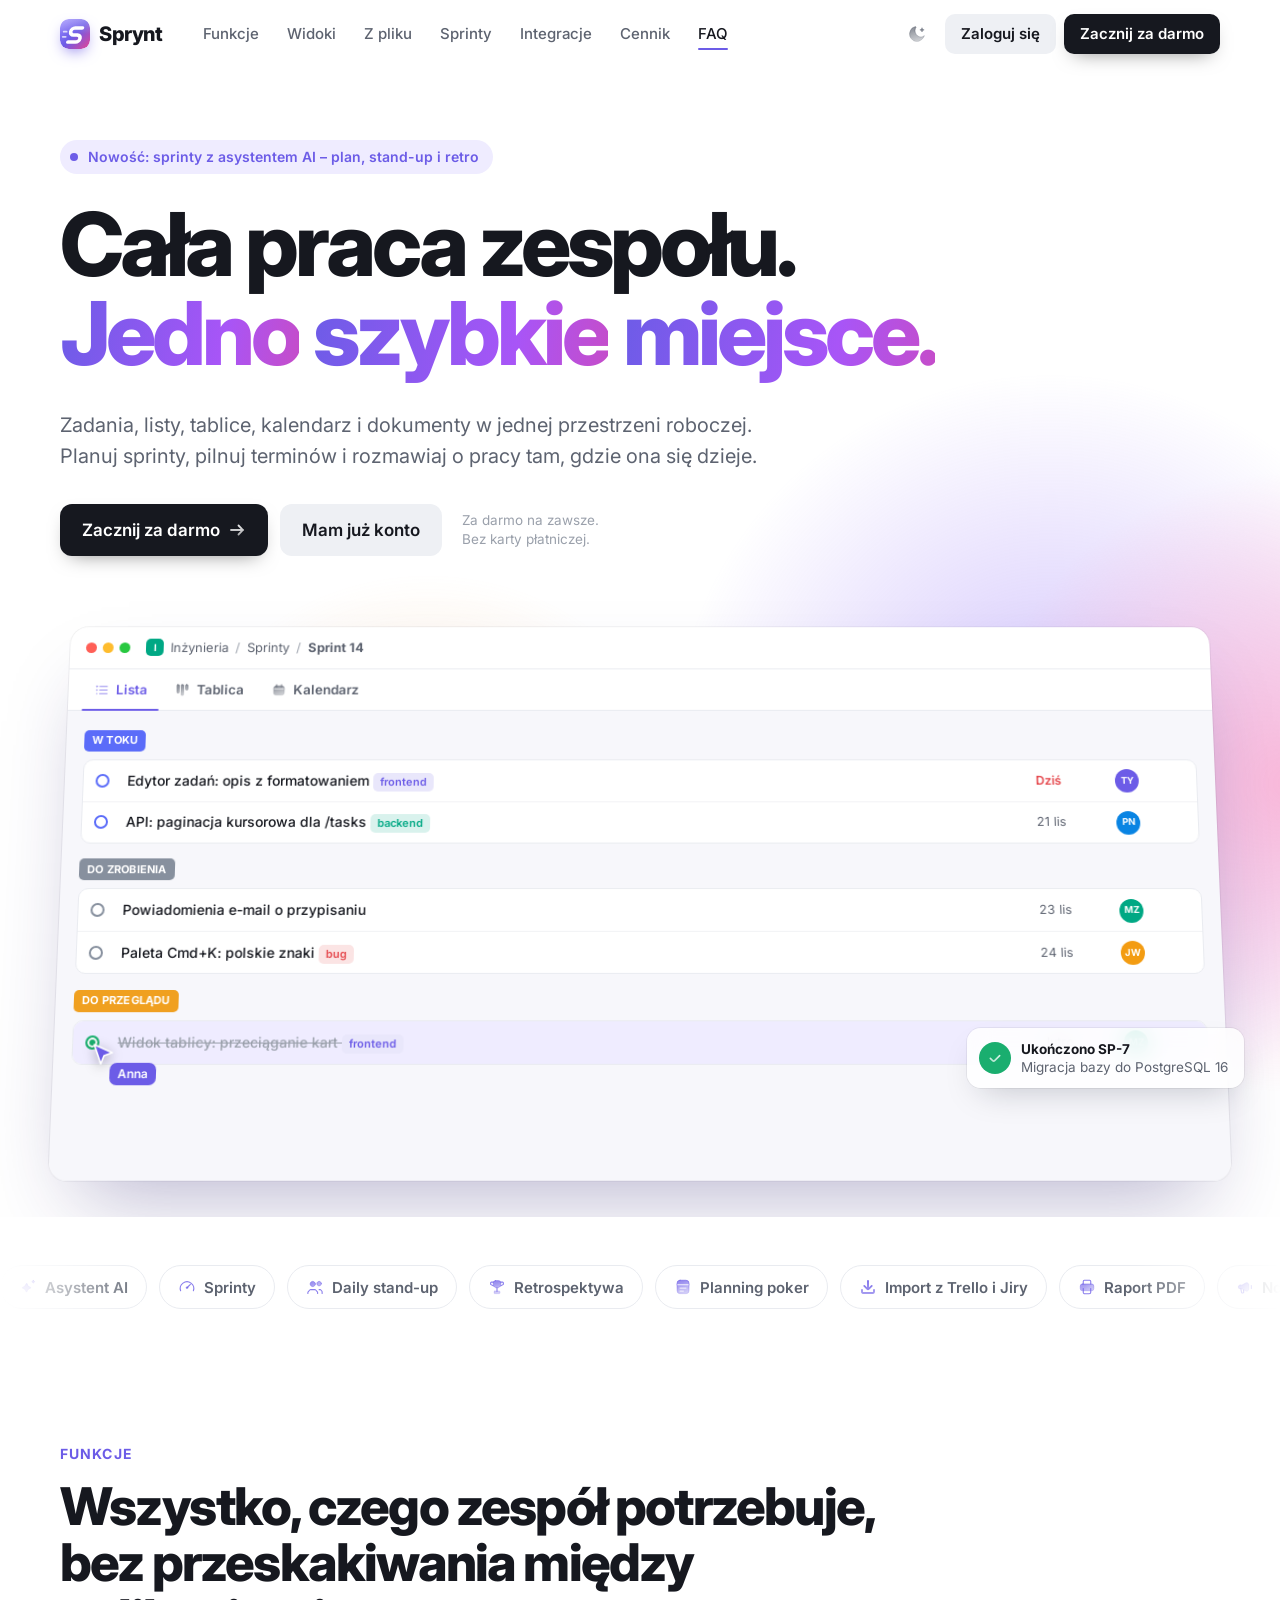
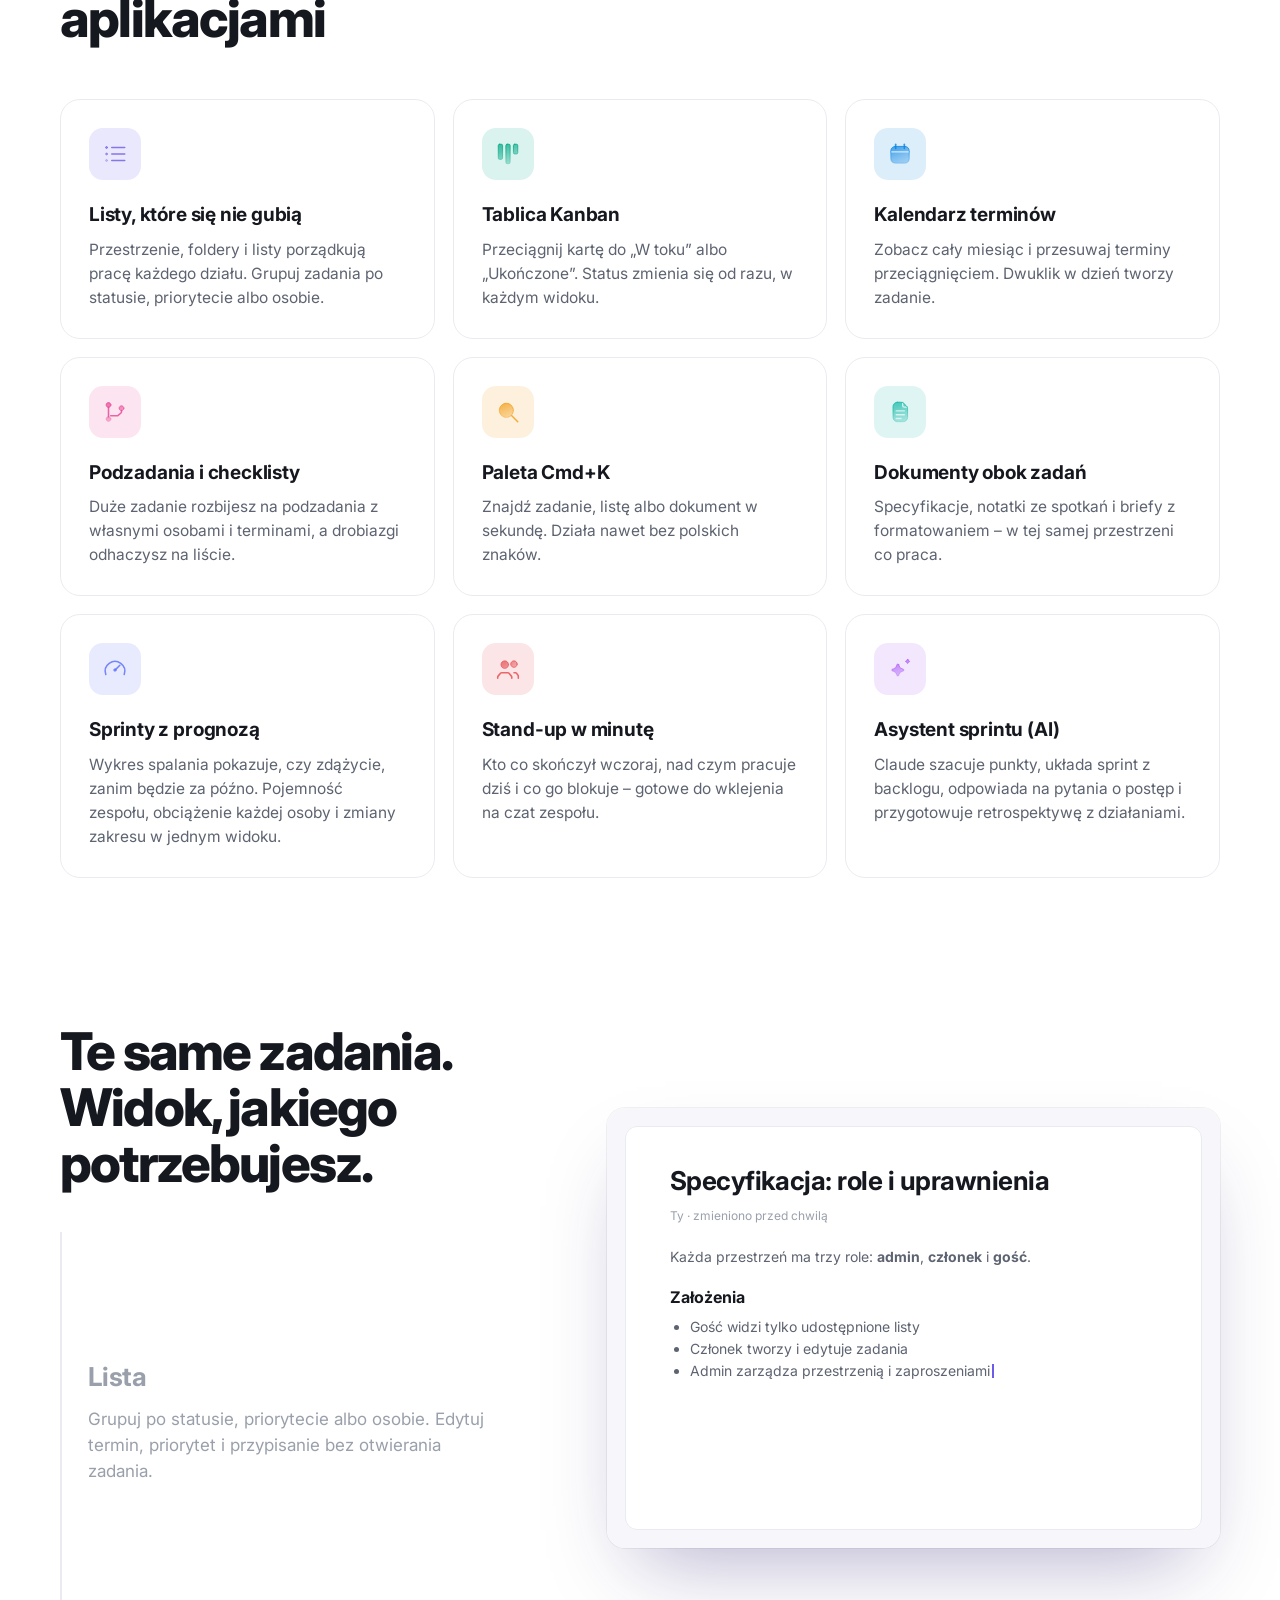
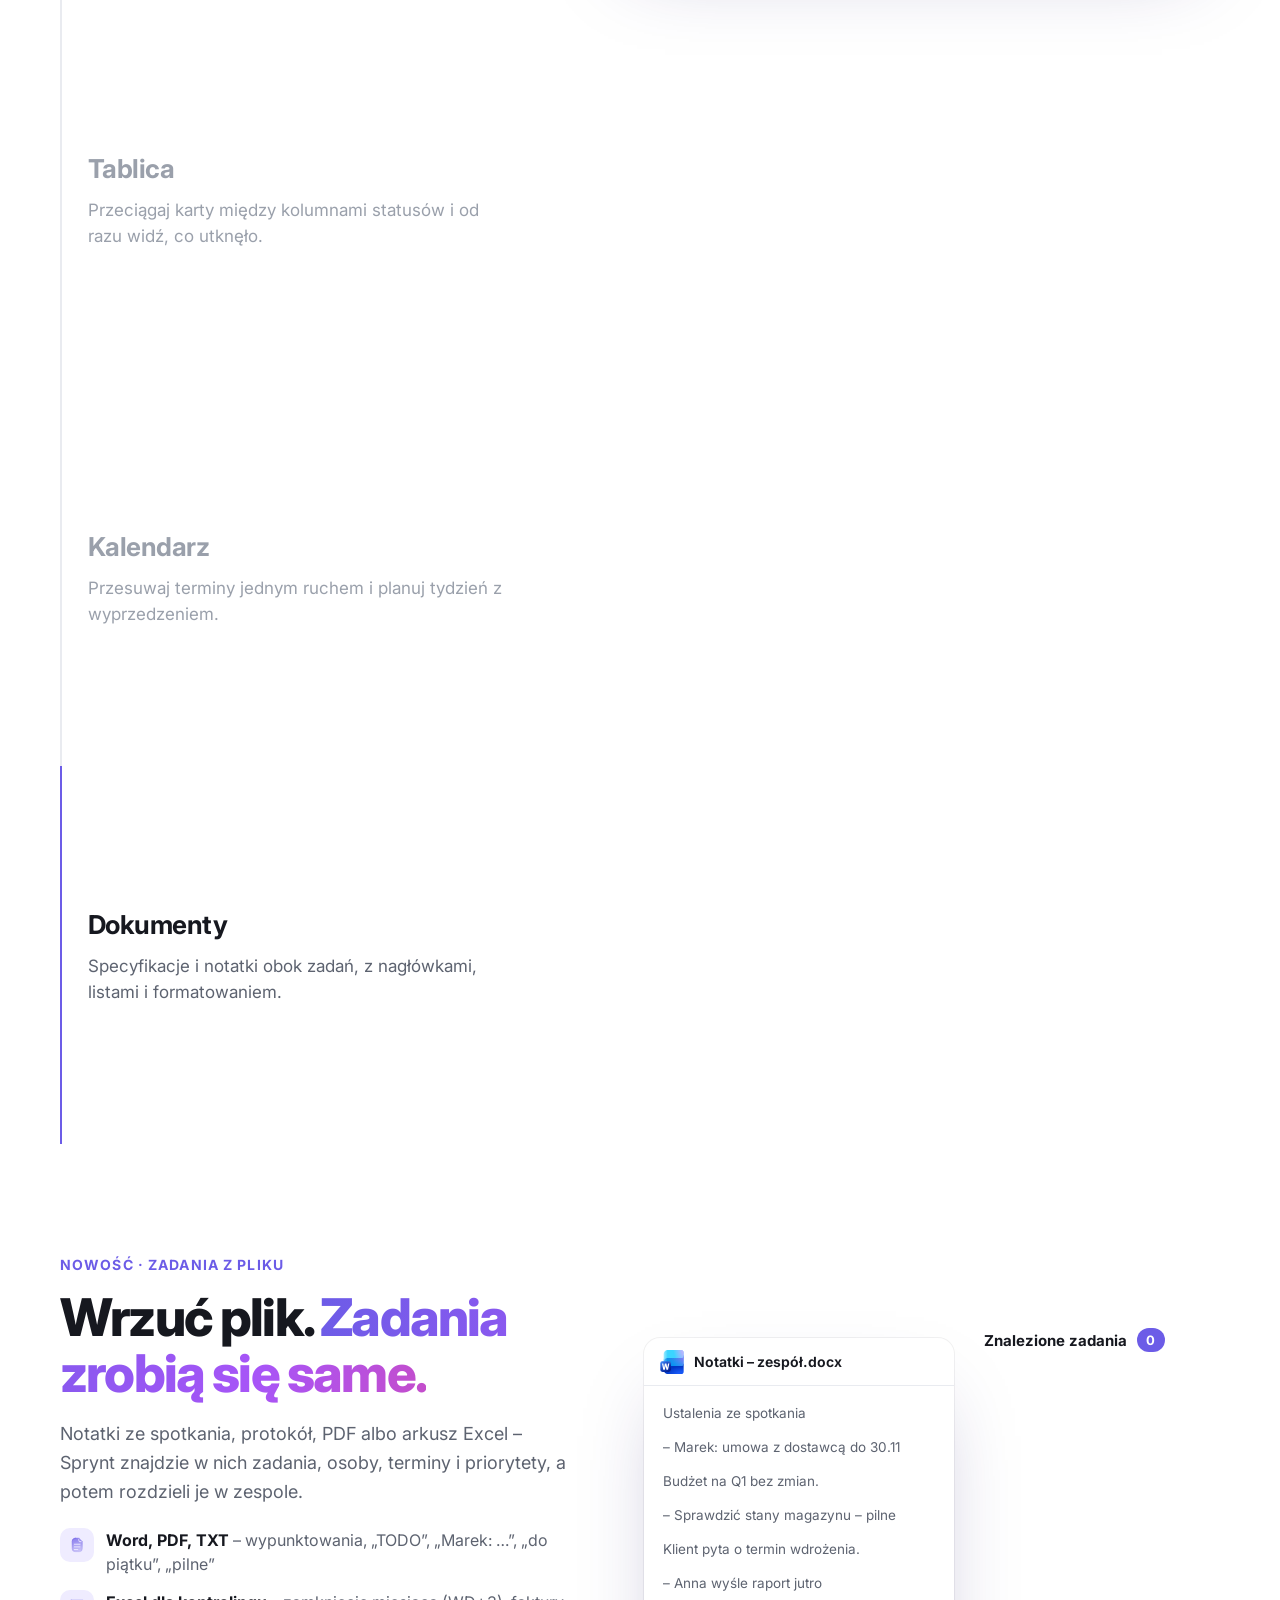
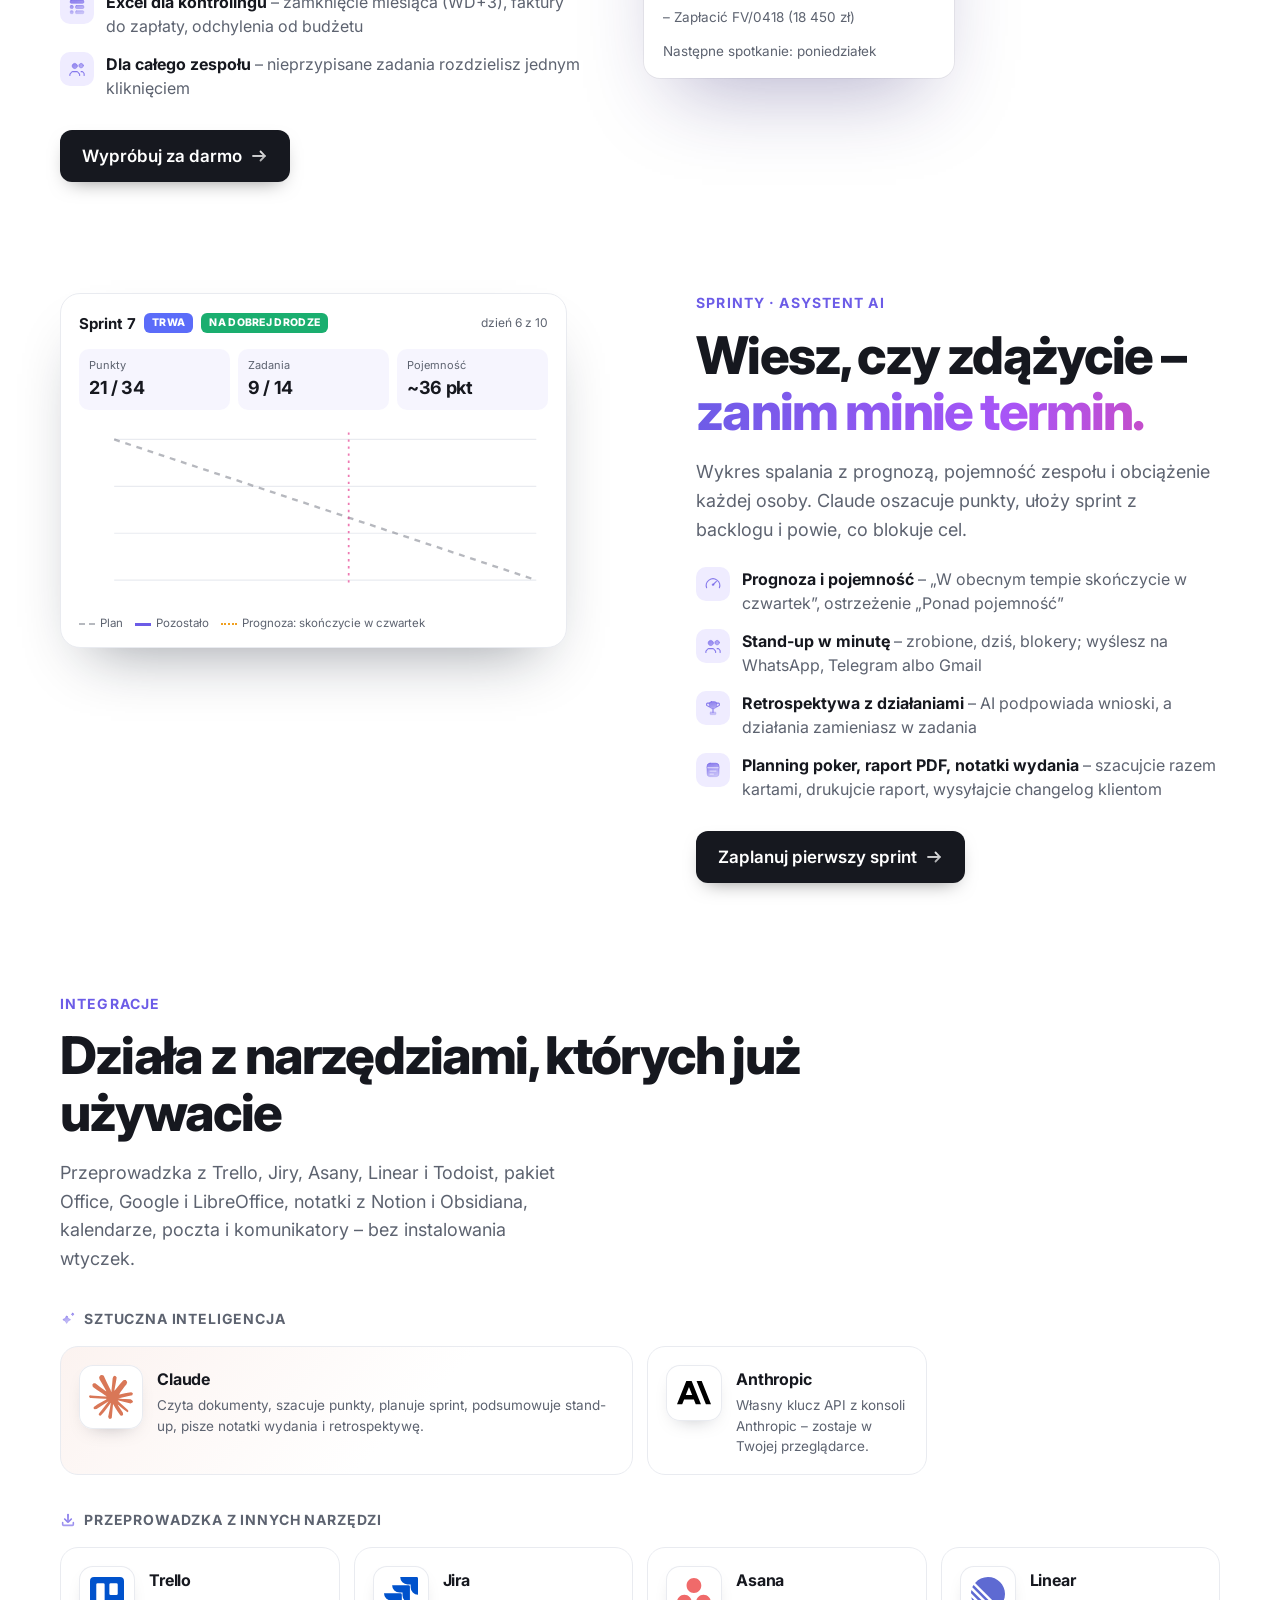
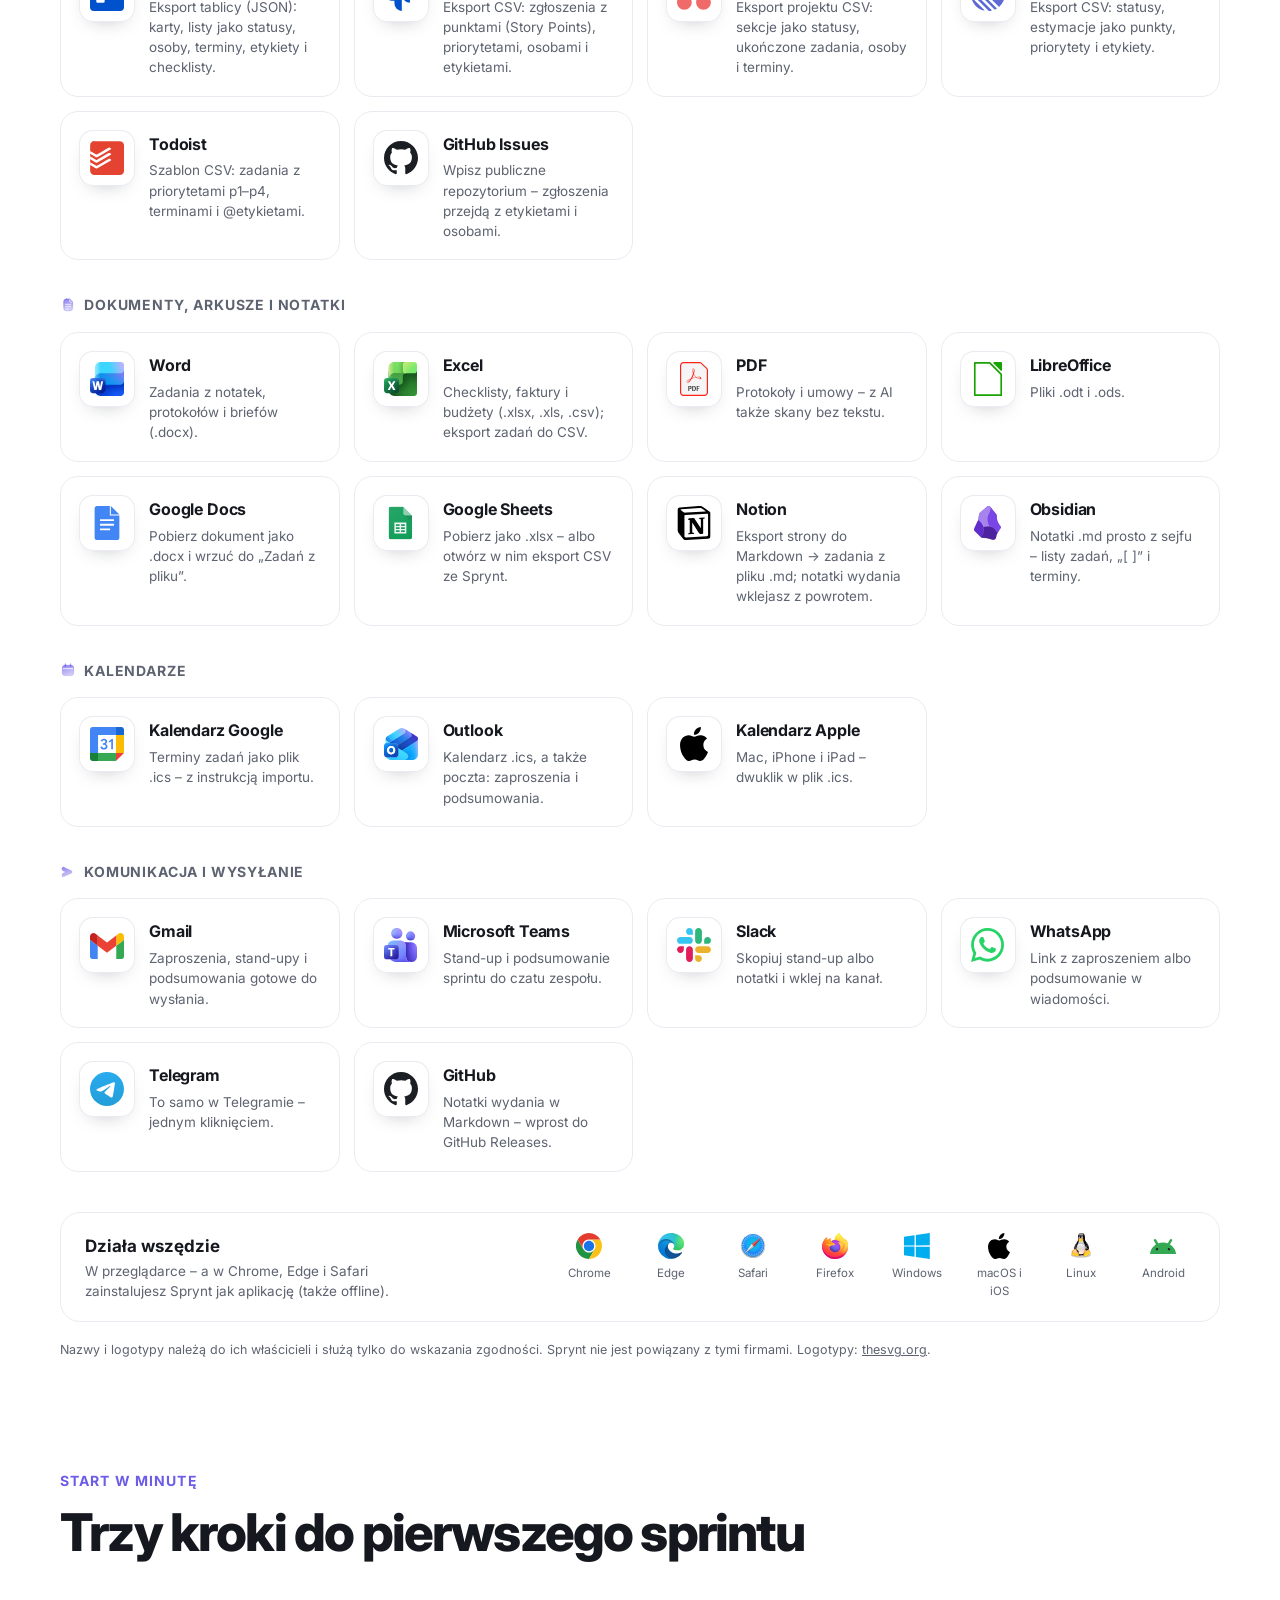
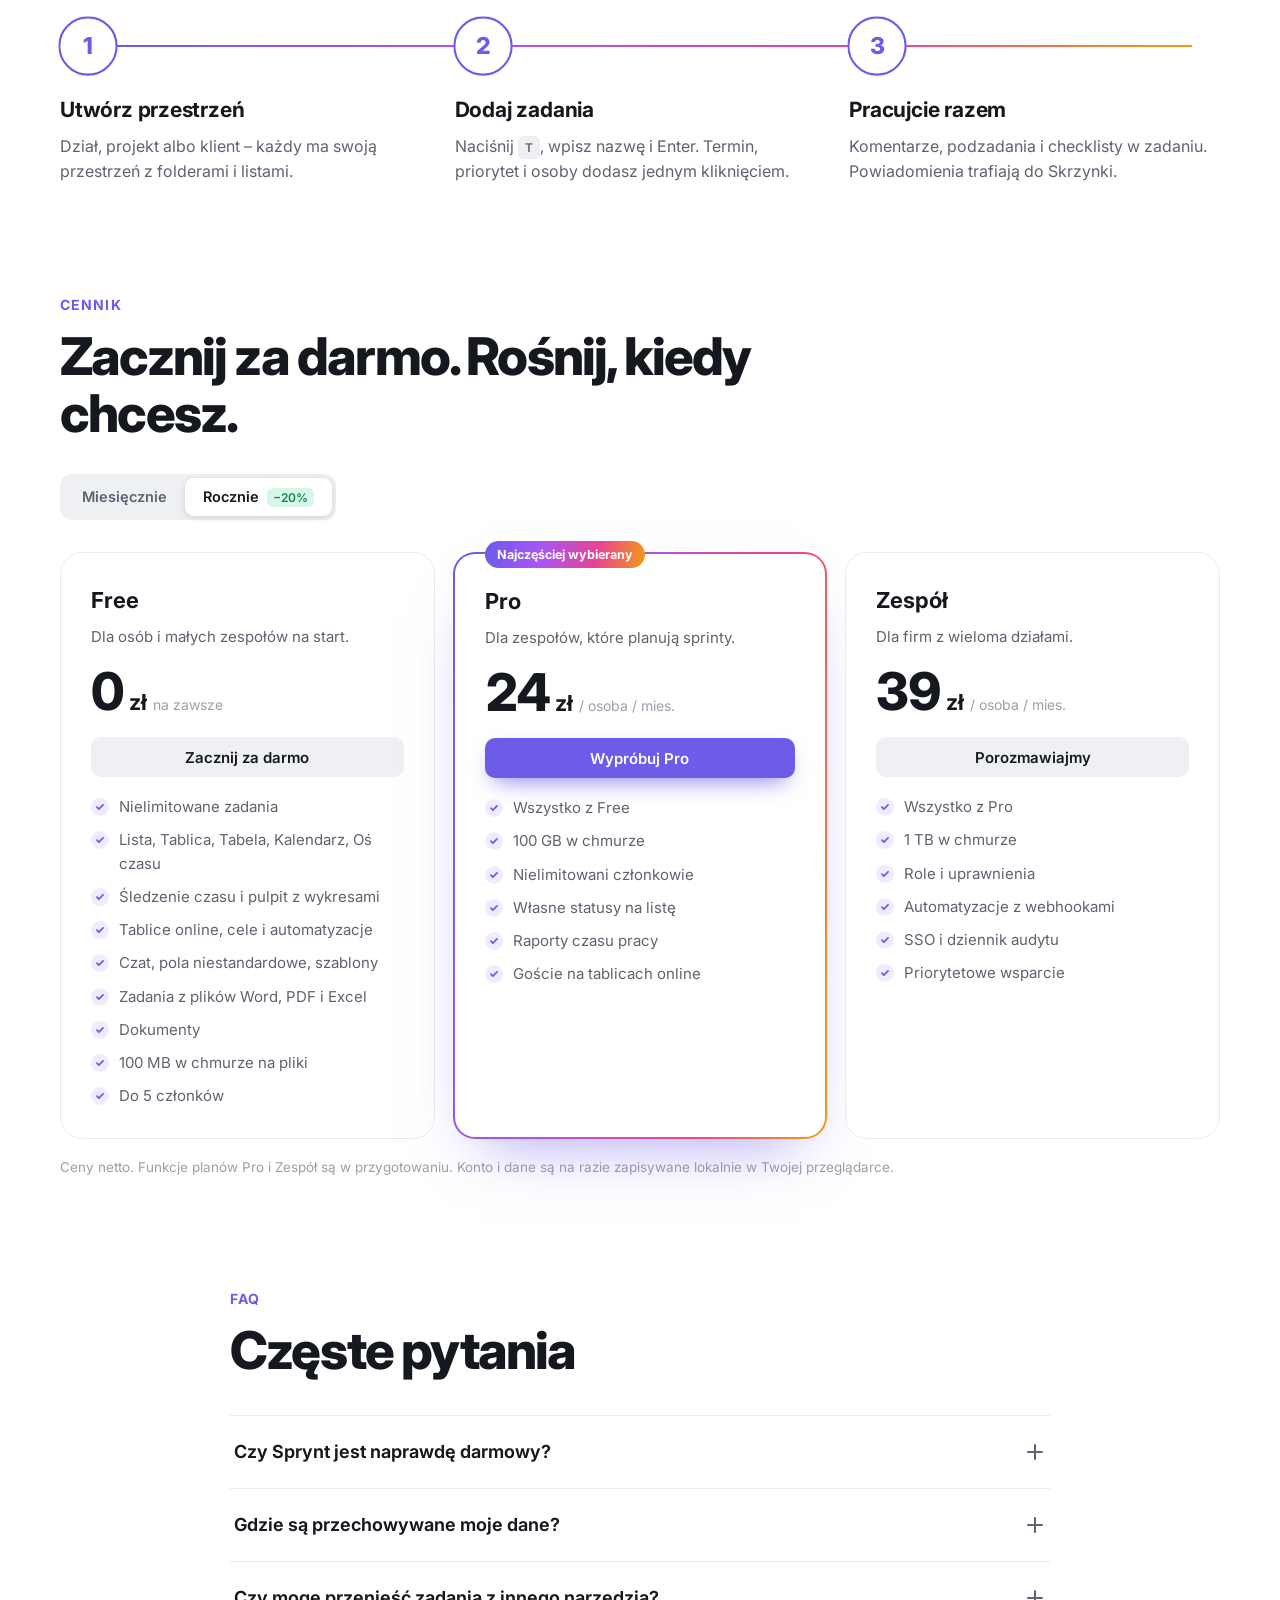
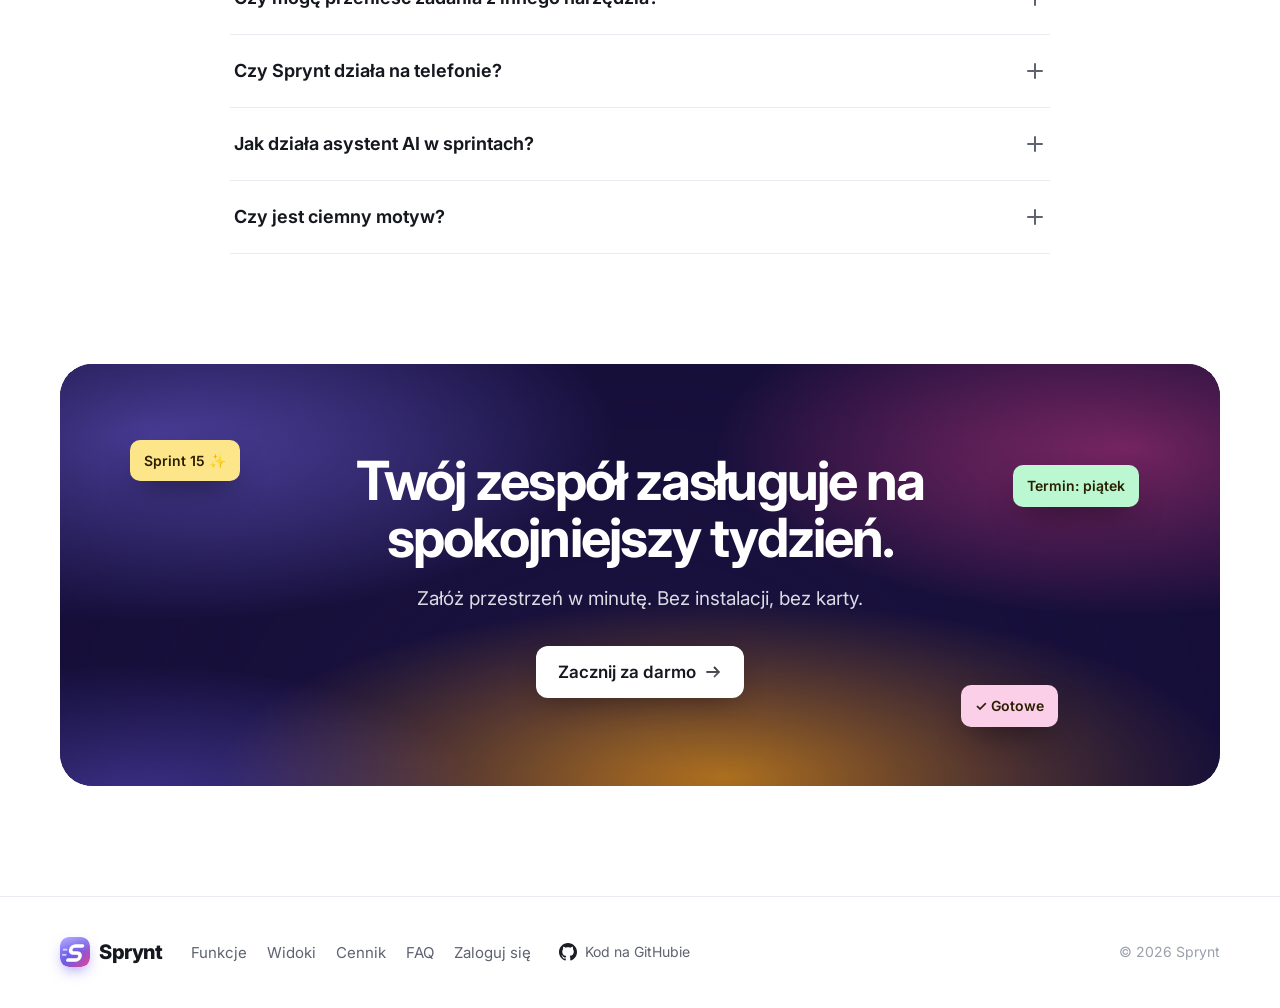
<file: index.html>
<!doctype html>
<html lang="pl">
<head>
  <meta charset="utf-8" />
  <meta name="viewport" content="width=device-width, initial-scale=1" />
  <title>Sprynt – cała praca zespołu w jednym miejscu</title>
  <meta name="description" content="Sprynt łączy zadania, listy, tablice, kalendarz i dokumenty w jednej szybkiej przestrzeni roboczej. Za darmo, w przeglądarce." />
  <link rel="icon" href="img/logo.svg" type="image/svg+xml" />
  <link rel="manifest" href="manifest.webmanifest" />
  <meta name="theme-color" content="#6c5ce7" />
  <link rel="apple-touch-icon" href="img/icon-192.png" />
  <script src="js/pwa.js"></script>
  <link rel="preconnect" href="https://fonts.googleapis.com" />
  <link rel="preconnect" href="https://fonts.gstatic.com" crossorigin />
  <link rel="stylesheet" href="https://fonts.googleapis.com/css2?family=Inter:wght@400;500;600;700;800&display=swap" />
  <script src="js/config.js"></script>
  <script src="js/theme.js"></script>
  <script src="js/auth.js"></script>
  <link rel="stylesheet" href="css/landing.css" />
</head>
<body>
  <!-- ============ NAWIGACJA ============ -->
  <header class="nav" id="nav">
    <div class="wrap nav-in">
      <a class="logo" href="#top" aria-label="Sprynt – strona główna"><img class="logo-mark" src="img/logo.svg" alt="" />Sprynt</a>
      <nav class="nav-links" aria-label="Sekcje">
        <a href="#funkcje">Funkcje</a>
        <a href="#widoki">Widoki</a>
        <a href="#z-pliku">Z pliku</a><a href="#sprinty">Sprinty</a><a href="#integracje">Integracje</a><a href="#cennik">Cennik</a>
        <a href="#faq">FAQ</a>
      </nav>
      <div class="nav-acts">
        <button class="icon-btn" id="themeBtn" aria-label="Przełącz motyw"></button>
        <a class="btn soft" href="app.html#login" data-auth="login">Zaloguj się</a>
        <a class="btn dark" href="app.html#register" data-auth="cta">Zacznij za darmo</a>
      </div>
    </div>
  </header>

  <main id="top">
    <!-- ============ HERO ============ -->
    <section class="hero">
      <div class="aurora" aria-hidden="true"><i></i><i></i><i></i></div>
      <div class="wrap">
        <p class="eyebrow reveal"><span class="pulse"></span>Nowość: sprinty z asystentem AI – plan, stand-up i retro</p>
        <h1 class="hero-h" aria-label="Cała praca zespołu. Jedno szybkie miejsce.">
          <span class="line"><span class="w">Cała</span> <span class="w">praca</span> <span class="w">zespołu.</span></span>
          <span class="line"><span class="w grad">Jedno</span> <span class="w grad">szybkie</span> <span class="w grad">miejsce.</span></span>
        </h1>
        <p class="hero-p reveal" style="--d:.35s">Zadania, listy, tablice, kalendarz i dokumenty w jednej przestrzeni roboczej. Planuj sprinty, pilnuj terminów i rozmawiaj o pracy tam, gdzie ona się dzieje.</p>
        <div class="hero-cta reveal" style="--d:.45s">
          <a class="btn dark lg" href="app.html#register" data-auth="cta">Zacznij za darmo <span data-icon="arrow-right" data-size="18"></span></a>
          <a class="btn soft lg" href="app.html#login" data-auth="login">Mam już konto</a>
          <p class="hero-note">Za darmo na zawsze.<br />Bez karty płatniczej.</p>
        </div>
      </div>

      <!-- Animowany podgląd aplikacji -->
      <div class="wrap">
        <div class="stage reveal" style="--d:.55s" id="stage">
          <div class="mock" id="mock" aria-label="Podgląd aplikacji Sprynt" role="img">
            <div class="mock-top">
              <span class="dots"><i></i><i></i><i></i></span>
              <span class="mock-crumb"><span class="sq" style="--c:#00a884">I</span>Inżynieria <em>/</em> Sprinty <em>/</em> <b>Sprint 14</b></span>
            </div>
            <div class="mock-tabs">
              <span class="mtab" data-scene="list"><span data-icon="list" data-size="15"></span>Lista</span>
              <span class="mtab" data-scene="board"><span data-icon="kanban" data-size="15"></span>Tablica</span>
              <span class="mtab" data-scene="calendar"><span data-icon="calendar" data-size="15"></span>Kalendarz</span>
              <span class="mtab-ink" id="mtabInk"></span>
            </div>
            <div class="mock-body" id="mockBody"></div>
            <div class="cursor" id="cursor" aria-hidden="true"><svg width="22" height="24" viewBox="0 0 22 24"><path d="M2 2l7 19 3-8 8-3z" fill="#6c5ce7" stroke="#fff" stroke-width="1.6" stroke-linejoin="round"/></svg><span>Anna</span></div>
          </div>
          <div class="float f1" id="floatComment"><span class="av" style="--c:#e84393">AK</span><div><b>Anna Kowal</b><span>Czy wspieramy też tabelki? 👀</span></div></div>
          <div class="float f2" id="floatDone"><span class="ok-ico" data-icon="check" data-size="16"></span><div><b>Ukończono SP-7</b><span>Migracja bazy do PostgreSQL 16</span></div></div>
        </div>
      </div>
    </section>

    <!-- ============ PASEK FUNKCJI ============ -->
    <section class="marquee" aria-label="Możliwości">
      <div class="marquee-track" id="marquee"></div>
    </section>

    <!-- ============ FUNKCJE ============ -->
    <section class="sec" id="funkcje">
      <div class="wrap">
        <p class="kicker reveal">Funkcje</p>
        <h2 class="sec-h reveal">Wszystko, czego zespół potrzebuje,<br />bez przeskakiwania między aplikacjami</h2>
        <div class="features" id="features"></div>
      </div>
    </section>

    <!-- ============ WIDOKI (przewijana prezentacja) ============ -->
    <section class="sec views" id="widoki">
      <div class="wrap views-in">
        <div class="views-text">
          <p class="kicker reveal">Widoki</p>
          <h2 class="sec-h reveal">Te same zadania.<br />Widok, jakiego potrzebujesz.</h2>
          <ol class="steps" id="steps">
            <li data-scene="list"><b>Lista</b><span>Grupuj po statusie, priorytecie albo osobie. Edytuj termin, priorytet i przypisanie bez otwierania zadania.</span></li>
            <li data-scene="board"><b>Tablica</b><span>Przeciągaj karty między kolumnami statusów i od razu widź, co utknęło.</span></li>
            <li data-scene="calendar"><b>Kalendarz</b><span>Przesuwaj terminy jednym ruchem i planuj tydzień z wyprzedzeniem.</span></li>
            <li data-scene="doc"><b>Dokumenty</b><span>Specyfikacje i notatki obok zadań, z nagłówkami, listami i formatowaniem.</span></li>
          </ol>
        </div>
        <div class="views-sticky">
          <div class="mock mini" id="mock2"><div class="mock-body" id="mockBody2"></div></div>
        </div>
      </div>
    </section>

    <!-- ============ ZADANIA Z PLIKU ============ -->
    <section class="sec xsec" id="z-pliku">
      <div class="wrap xsec-grid">
        <div class="xsec-txt">
          <p class="kicker reveal">Nowość · Zadania z pliku</p>
          <h2 class="sec-h reveal">Wrzuć plik. <span class="grad">Zadania zrobią się same.</span></h2>
          <p class="xsec-lead reveal">Notatki ze spotkania, protokół, PDF albo arkusz Excel – Sprynt znajdzie w nich zadania, osoby, terminy i priorytety, a potem rozdzieli je w zespole.</p>
          <ul class="xsec-list">
            <li class="reveal" style="--d:.05s"><span class="xsec-ico" data-icon="file-text" data-size="18"></span><span><b>Word, PDF, TXT</b> – wypunktowania, „TODO”, „Marek: …”, „do piątku”, „pilne”</span></li>
            <li class="reveal" style="--d:.12s"><span class="xsec-ico" data-icon="spreadsheet" data-size="18"></span><span><b>Excel dla kontrolingu</b> – zamknięcie miesiąca (WD+3), faktury do zapłaty, odchylenia od budżetu</span></li>
            <li class="reveal" style="--d:.19s"><span class="xsec-ico" data-icon="users" data-size="18"></span><span><b>Dla całego zespołu</b> – nieprzypisane zadania rozdzielisz jednym kliknięciem</span></li>
          </ul>
          <a class="btn dark lg reveal" href="app.html#register" data-auth="cta">Wypróbuj za darmo <span data-icon="arrow-right" data-size="18"></span></a>
        </div>
        <div class="xdemo reveal" aria-hidden="true">
          <div class="xd-doc">
            <div class="xd-doc-h"><img class="xd-logo" src="img/logos/microsoft-word.svg" width="24" height="24" alt="" />Notatki – zespół.docx</div>
            <div class="xd-lines">
              <p>Ustalenia ze spotkania</p>
              <p class="hit" style="--t:1.1">– Marek: umowa z dostawcą do 30.11</p>
              <p>Budżet na Q1 bez zmian.</p>
              <p class="hit" style="--t:1.7">– Sprawdzić stany magazynu – pilne</p>
              <p>Klient pyta o termin wdrożenia.</p>
              <p class="hit" style="--t:2.3">– Anna wyśle raport jutro</p>
              <p class="hit" style="--t:2.6">– Zapłacić FV/0418 (18 450 zł)</p>
              <p>Następne spotkanie: poniedziałek</p>
            </div>
            <i class="xd-scan"></i>
          </div>
          <div class="xd-list">
            <div class="xd-list-h">Znalezione zadania <b class="xd-n"></b></div>
            <div class="xd-card" style="--t:1.1;--dy:52px;top:60px"><b>Umowa z dostawcą</b><span><i class="xd-av" style="--c:#00a884">MZ</i><em>30 lis</em></span></div>
            <div class="xd-card" style="--t:1.7;--dy:56px;top:124px"><b>Sprawdzić stany magazynu</b><span><i class="xd-av" style="--c:#6c5ce7">+</i><em class="red">Pilny</em></span></div>
            <div class="xd-card" style="--t:2.3;--dy:60px;top:188px"><b>Wysłać raport</b><span><i class="xd-av" style="--c:#f39c12">AK</i><em>Jutro</em></span></div>
            <div class="xd-card" style="--t:2.6;--dy:30px;top:252px"><b>Zapłacić FV/0418</b><span><i class="xd-av" style="--c:#e84393">EL</i><em>18 450 zł</em></span></div>
          </div>
        </div>
      </div>
    </section>


    <!-- ============ SPRINTY Z AI ============ -->
    <section class="sec ssec" id="sprinty">
      <div class="wrap xsec-grid ssec-grid">
        <div class="sdemo reveal" aria-hidden="true">
          <div class="sd-card">
            <div class="sd-h"><b>Sprint 7</b><span class="sd-pill run">Trwa</span><span class="sd-pill ok">Na dobrej drodze</span><span class="sd-days">dzień 6 z 10</span></div>
            <div class="sd-kpis"><div><small>Punkty</small><b>21 / 34</b></div><div><small>Zadania</small><b>9 / 14</b></div><div><small>Pojemność</small><b>~36 pkt</b></div></div>
            <svg class="sd-chart" viewBox="0 0 400 170">
              <g class="sd-grid"><line x1="30" x2="390" y1="20" y2="20"/><line x1="30" x2="390" y1="60" y2="60"/><line x1="30" x2="390" y1="100" y2="100"/><line x1="30" x2="390" y1="140" y2="140"/></g>
              <line class="sd-ideal" x1="30" y1="20" x2="390" y2="140"/>
              <path class="sd-line" d="M30 20L70 28L110 44L150 52L190 74L230 86"/>
              <path class="sd-fc" d="M230 86L370 140"/>
              <line class="sd-today" x1="230" x2="230" y1="14" y2="144"/>
              <circle class="sd-dot" cx="230" cy="86" r="5"/>
            </svg>
            <div class="sd-legend"><span><i class="k-ideal"></i>Plan</span><span><i class="k-line"></i>Pozostało</span><span><i class="k-fc"></i>Prognoza: skończycie w czwartek</span></div>
          </div>
          <div class="sd-su">
            <div class="sd-su-h"><span class="sd-ico" data-icon="users" data-size="15"></span>Stand-up</div>
            <p><i class="xd-av" style="--c:#e84393">AN</i><span><b>Anna</b> ✓ Płatności PayU · dziś: e-maile</span></p>
            <p><i class="xd-av" style="--c:#00a884">MW</i><span><b>Marek</b> dziś: testy koszyka</span></p>
            <p class="bad"><i class="xd-av" style="--c:#6c5ce7">TT</i><span><b>Tomek</b> ⚠ SP-15 czeka na SP-12</span></p>
          </div>
          <div class="sd-ai">
            <img class="brand-logo" src="img/logos/claude.svg" width="22" height="22" alt="" />
            <div><b>Claude</b><p class="sd-typing"><i></i><i></i><i></i></p><p class="sd-msg">Zacznijcie od SP-12 – odblokuje SP-15 i zdążycie z celem sprintu. Anna ma najwięcej pracy: SP-9 może wziąć Marek.</p></div>
          </div>
        </div>
        <div class="xsec-txt">
          <p class="kicker reveal">Sprinty · Asystent AI</p>
          <h2 class="sec-h reveal">Wiesz, czy zdążycie – <span class="grad">zanim minie termin.</span></h2>
          <p class="xsec-lead reveal">Wykres spalania z prognozą, pojemność zespołu i obciążenie każdej osoby. Claude oszacuje punkty, ułoży sprint z backlogu i powie, co blokuje cel.</p>
          <ul class="xsec-list">
            <li class="reveal" style="--d:.05s"><span class="xsec-ico" data-icon="gauge" data-size="18"></span><span><b>Prognoza i pojemność</b> – „W obecnym tempie skończycie w czwartek”, ostrzeżenie „Ponad pojemność”</span></li>
            <li class="reveal" style="--d:.12s"><span class="xsec-ico" data-icon="users" data-size="18"></span><span><b>Stand-up w minutę</b> – zrobione, dziś, blokery; wyślesz na WhatsApp, Telegram albo Gmail</span></li>
            <li class="reveal" style="--d:.19s"><span class="xsec-ico" data-icon="trophy" data-size="18"></span><span><b>Retrospektywa z działaniami</b> – AI podpowiada wnioski, a działania zamieniasz w zadania</span></li>
            <li class="reveal" style="--d:.26s"><span class="xsec-ico" data-icon="kanban-card" data-size="18"></span><span><b>Planning poker, raport PDF, notatki wydania</b> – szacujcie razem kartami, drukujcie raport, wysyłajcie changelog klientom</span></li>
          </ul>
          <a class="btn dark lg reveal" href="app.html#register" data-auth="cta">Zaplanuj pierwszy sprint <span data-icon="arrow-right" data-size="18"></span></a>
        </div>
      </div>
    </section>

    <!-- ============ INTEGRACJE ============ -->
    <section class="sec" id="integracje">
      <div class="wrap">
        <p class="kicker reveal">Integracje</p>
        <h2 class="sec-h reveal">Działa z narzędziami, których już używacie</h2>
        <p class="xsec-lead reveal">Przeprowadzka z Trello, Jiry, Asany, Linear i Todoist, pakiet Office, Google i LibreOffice, notatki z Notion i Obsidiana, kalendarze, poczta i komunikatory – bez instalowania wtyczek.</p>
        <h3 class="intg-gh reveal"><span data-icon="sparkles" data-size="16"></span>Sztuczna inteligencja</h3>
        <div class="intg-grid">
          <article class="intg reveal wide" style="--d:0.00s"><span class="intg-logo"><img class="brand-logo" src="img/logos/claude.svg" width="44" height="44" alt="" /></span><div><h3>Claude</h3><p>Czyta dokumenty, szacuje punkty, planuje sprint, podsumowuje stand-up, pisze notatki wydania i retrospektywę.</p></div></article>
          <article class="intg reveal" style="--d:0.06s"><span class="intg-logo"><img class="brand-logo logo-on-light" src="img/logos/anthropic-light.svg" width="34" height="34" alt="" /><img class="brand-logo logo-on-dark" src="img/logos/anthropic-dark.svg" width="34" height="34" alt="" /></span><div><h3>Anthropic</h3><p>Własny klucz API z konsoli Anthropic – zostaje w Twojej przeglądarce.</p></div></article>
        </div>
        <h3 class="intg-gh reveal"><span data-icon="download" data-size="16"></span>Przeprowadzka z innych narzędzi</h3>
        <div class="intg-grid">
          <article class="intg reveal" style="--d:0.00s"><span class="intg-logo"><img class="brand-logo" src="img/logos/trello.svg" width="34" height="34" alt="" /></span><div><h3>Trello</h3><p>Eksport tablicy (JSON): karty, listy jako statusy, osoby, terminy, etykiety i checklisty.</p></div></article>
          <article class="intg reveal" style="--d:0.06s"><span class="intg-logo"><img class="brand-logo" src="img/logos/jira.svg" width="34" height="34" alt="" /></span><div><h3>Jira</h3><p>Eksport CSV: zgłoszenia z punktami (Story Points), priorytetami, osobami i etykietami.</p></div></article>
          <article class="intg reveal" style="--d:0.12s"><span class="intg-logo"><img class="brand-logo" src="img/logos/asana.svg" width="34" height="34" alt="" /></span><div><h3>Asana</h3><p>Eksport projektu CSV: sekcje jako statusy, ukończone zadania, osoby i terminy.</p></div></article>
          <article class="intg reveal" style="--d:0.18s"><span class="intg-logo"><img class="brand-logo" src="img/logos/linear.svg" width="34" height="34" alt="" /></span><div><h3>Linear</h3><p>Eksport CSV: statusy, estymacje jako punkty, priorytety i etykiety.</p></div></article>
          <article class="intg reveal" style="--d:0.00s"><span class="intg-logo"><img class="brand-logo" src="img/logos/todoist.svg" width="34" height="34" alt="" /></span><div><h3>Todoist</h3><p>Szablon CSV: zadania z priorytetami p1–p4, terminami i @etykietami.</p></div></article>
          <article class="intg reveal" style="--d:0.06s"><span class="intg-logo"><img class="brand-logo logo-on-light" src="img/logos/github-light.svg" width="34" height="34" alt="" /><img class="brand-logo logo-on-dark" src="img/logos/github-dark.svg" width="34" height="34" alt="" /></span><div><h3>GitHub Issues</h3><p>Wpisz publiczne repozytorium – zgłoszenia przejdą z etykietami i osobami.</p></div></article>
        </div>
        <h3 class="intg-gh reveal"><span data-icon="file-text" data-size="16"></span>Dokumenty, arkusze i notatki</h3>
        <div class="intg-grid">
          <article class="intg reveal" style="--d:0.00s"><span class="intg-logo"><img class="brand-logo" src="img/logos/microsoft-word.svg" width="34" height="34" alt="" /></span><div><h3>Word</h3><p>Zadania z notatek, protokołów i briefów (.docx).</p></div></article>
          <article class="intg reveal" style="--d:0.06s"><span class="intg-logo"><img class="brand-logo" src="img/logos/microsoft-excel.svg" width="34" height="34" alt="" /></span><div><h3>Excel</h3><p>Checklisty, faktury i budżety (.xlsx, .xls, .csv); eksport zadań do CSV.</p></div></article>
          <article class="intg reveal" style="--d:0.12s"><span class="intg-logo"><img class="brand-logo" src="img/logos/pdf.svg" width="34" height="34" alt="" /></span><div><h3>PDF</h3><p>Protokoły i umowy – z AI także skany bez tekstu.</p></div></article>
          <article class="intg reveal" style="--d:0.18s"><span class="intg-logo"><img class="brand-logo" src="img/logos/libreoffice.svg" width="34" height="34" alt="" /></span><div><h3>LibreOffice</h3><p>Pliki .odt i .ods.</p></div></article>
          <article class="intg reveal" style="--d:0.00s"><span class="intg-logo"><img class="brand-logo" src="img/logos/google-docs.svg" width="34" height="34" alt="" /></span><div><h3>Google Docs</h3><p>Pobierz dokument jako .docx i wrzuć do „Zadań z pliku”.</p></div></article>
          <article class="intg reveal" style="--d:0.06s"><span class="intg-logo"><img class="brand-logo" src="img/logos/google-sheets.svg" width="34" height="34" alt="" /></span><div><h3>Google Sheets</h3><p>Pobierz jako .xlsx – albo otwórz w nim eksport CSV ze Sprynt.</p></div></article>
          <article class="intg reveal" style="--d:0.12s"><span class="intg-logo"><img class="brand-logo logo-on-light" src="img/logos/notion-light.svg" width="34" height="34" alt="" /><img class="brand-logo logo-on-dark" src="img/logos/notion-dark.svg" width="34" height="34" alt="" /></span><div><h3>Notion</h3><p>Eksport strony do Markdown → zadania z pliku .md; notatki wydania wklejasz z powrotem.</p></div></article>
          <article class="intg reveal" style="--d:0.18s"><span class="intg-logo"><img class="brand-logo" src="img/logos/obsidian.svg" width="34" height="34" alt="" /></span><div><h3>Obsidian</h3><p>Notatki .md prosto z sejfu – listy zadań, „[ ]” i terminy.</p></div></article>
        </div>
        <h3 class="intg-gh reveal"><span data-icon="calendar" data-size="16"></span>Kalendarze</h3>
        <div class="intg-grid">
          <article class="intg reveal" style="--d:0.00s"><span class="intg-logo"><img class="brand-logo" src="img/logos/google-calendar.svg" width="34" height="34" alt="" /></span><div><h3>Kalendarz Google</h3><p>Terminy zadań jako plik .ics – z instrukcją importu.</p></div></article>
          <article class="intg reveal" style="--d:0.06s"><span class="intg-logo"><img class="brand-logo" src="img/logos/microsoft-outlook.svg" width="34" height="34" alt="" /></span><div><h3>Outlook</h3><p>Kalendarz .ics, a także poczta: zaproszenia i podsumowania.</p></div></article>
          <article class="intg reveal" style="--d:0.12s"><span class="intg-logo"><img class="brand-logo logo-on-light" src="img/logos/apple-light.svg" width="34" height="34" alt="" /><img class="brand-logo logo-on-dark" src="img/logos/apple-dark.svg" width="34" height="34" alt="" /></span><div><h3>Kalendarz Apple</h3><p>Mac, iPhone i iPad – dwuklik w plik .ics.</p></div></article>
        </div>
        <h3 class="intg-gh reveal"><span data-icon="send-horizontal" data-size="16"></span>Komunikacja i wysyłanie</h3>
        <div class="intg-grid">
          <article class="intg reveal" style="--d:0.00s"><span class="intg-logo"><img class="brand-logo" src="img/logos/gmail.svg" width="34" height="34" alt="" /></span><div><h3>Gmail</h3><p>Zaproszenia, stand-upy i podsumowania gotowe do wysłania.</p></div></article>
          <article class="intg reveal" style="--d:0.06s"><span class="intg-logo"><img class="brand-logo" src="img/logos/microsoft-teams.svg" width="34" height="34" alt="" /></span><div><h3>Microsoft Teams</h3><p>Stand-up i podsumowanie sprintu do czatu zespołu.</p></div></article>
          <article class="intg reveal" style="--d:0.12s"><span class="intg-logo"><img class="brand-logo" src="img/logos/slack.svg" width="34" height="34" alt="" /></span><div><h3>Slack</h3><p>Skopiuj stand-up albo notatki i wklej na kanał.</p></div></article>
          <article class="intg reveal" style="--d:0.18s"><span class="intg-logo"><img class="brand-logo" src="img/logos/whatsapp.svg" width="34" height="34" alt="" /></span><div><h3>WhatsApp</h3><p>Link z zaproszeniem albo podsumowanie w wiadomości.</p></div></article>
          <article class="intg reveal" style="--d:0.00s"><span class="intg-logo"><img class="brand-logo" src="img/logos/telegram.svg" width="34" height="34" alt="" /></span><div><h3>Telegram</h3><p>To samo w Telegramie – jednym kliknięciem.</p></div></article>
          <article class="intg reveal" style="--d:0.06s"><span class="intg-logo"><img class="brand-logo logo-on-light" src="img/logos/github-light.svg" width="34" height="34" alt="" /><img class="brand-logo logo-on-dark" src="img/logos/github-dark.svg" width="34" height="34" alt="" /></span><div><h3>GitHub</h3><p>Notatki wydania w Markdown – wprost do GitHub Releases.</p></div></article>
        </div>
        <div class="anywhere reveal"><div><b>Działa wszędzie</b><span>W przeglądarce – a w Chrome, Edge i Safari zainstalujesz Sprynt jak aplikację (także offline).</span></div><ul><li title="Chrome"><img class="brand-logo" src="img/logos/chrome.svg" width="26" height="26" alt="" /><span>Chrome</span></li><li title="Edge"><img class="brand-logo" src="img/logos/edge.svg" width="26" height="26" alt="" /><span>Edge</span></li><li title="Safari"><img class="brand-logo" src="img/logos/safari.svg" width="26" height="26" alt="" /><span>Safari</span></li><li title="Firefox"><img class="brand-logo" src="img/logos/firefox.svg" width="26" height="26" alt="" /><span>Firefox</span></li><li title="Windows"><img class="brand-logo" src="img/logos/windows.svg" width="26" height="26" alt="" /><span>Windows</span></li><li title="macOS i iOS"><img class="brand-logo logo-on-light" src="img/logos/apple-light.svg" width="26" height="26" alt="" /><img class="brand-logo logo-on-dark" src="img/logos/apple-dark.svg" width="26" height="26" alt="" /><span>macOS i iOS</span></li><li title="Linux"><img class="brand-logo" src="img/logos/linux.svg" width="26" height="26" alt="" /><span>Linux</span></li><li title="Android"><img class="brand-logo" src="img/logos/android.svg" width="26" height="26" alt="" /><span>Android</span></li></ul></div>
        <p class="intg-note reveal">Nazwy i logotypy należą do ich właścicieli i służą tylko do wskazania zgodności. Sprynt nie jest powiązany z tymi firmami. Logotypy: <a href="https://thesvg.org" target="_blank" rel="noopener">thesvg.org</a>.</p>
      </div>
    </section>

    <!-- ============ JAK ZACZĄĆ ============ -->
    <section class="sec">
      <div class="wrap">
        <p class="kicker reveal">Start w minutę</p>
        <h2 class="sec-h reveal">Trzy kroki do pierwszego sprintu</h2>
        <div class="how">
          <div class="how-line" aria-hidden="true"><i id="howLine"></i></div>
          <div class="how-step reveal"><span class="how-n">1</span><h3>Utwórz przestrzeń</h3><p>Dział, projekt albo klient – każdy ma swoją przestrzeń z folderami i listami.</p></div>
          <div class="how-step reveal" style="--d:.12s"><span class="how-n">2</span><h3>Dodaj zadania</h3><p>Naciśnij <kbd>T</kbd>, wpisz nazwę i Enter. Termin, priorytet i osoby dodasz jednym kliknięciem.</p></div>
          <div class="how-step reveal" style="--d:.24s"><span class="how-n">3</span><h3>Pracujcie razem</h3><p>Komentarze, podzadania i checklisty w zadaniu. Powiadomienia trafiają do Skrzynki.</p></div>
        </div>
      </div>
    </section>

    <!-- ============ CENNIK ============ -->
    <section class="sec" id="cennik">
      <div class="wrap">
        <p class="kicker reveal">Cennik</p>
        <h2 class="sec-h reveal">Zacznij za darmo. Rośnij, kiedy chcesz.</h2>
        <div class="billing reveal" role="group" aria-label="Okres rozliczeniowy">
          <button data-bill="m" aria-pressed="false">Miesięcznie</button>
          <button data-bill="y" aria-pressed="true">Rocznie <span class="save">−20%</span></button>
          <i class="billing-ink"></i>
        </div>
        <div class="plans">
          <article class="plan reveal">
            <h3>Free</h3><p class="plan-d">Dla osób i małych zespołów na start.</p>
            <div class="price"><span class="amt" data-m="0" data-y="0">0</span><span class="cur">zł</span><span class="per">na zawsze</span></div>
            <a class="btn soft full" href="app.html#register" data-auth="cta">Zacznij za darmo</a>
            <ul><li>Nielimitowane zadania</li><li>Lista, Tablica, Tabela, Kalendarz, Oś czasu</li><li>Śledzenie czasu i pulpit z wykresami</li><li>Tablice online, cele i automatyzacje</li><li>Czat, pola niestandardowe, szablony</li><li>Zadania z plików Word, PDF i Excel</li><li>Dokumenty</li><li>100 MB w chmurze na pliki</li><li>Do 5 członków</li></ul>
          </article>
          <article class="plan featured reveal" style="--d:.1s">
            <span class="ribbon">Najczęściej wybierany</span>
            <h3>Pro</h3><p class="plan-d">Dla zespołów, które planują sprinty.</p>
            <div class="price"><span class="amt" data-m="29" data-y="24">24</span><span class="cur">zł</span><span class="per">/ osoba / mies.</span></div>
            <a class="btn brand full" href="app.html#register" data-auth="cta">Wypróbuj Pro</a>
            <ul><li>Wszystko z Free</li><li>100 GB w chmurze</li><li>Nielimitowani członkowie</li><li>Własne statusy na listę</li><li>Raporty czasu pracy</li><li>Goście na tablicach online</li></ul>
          </article>
          <article class="plan reveal" style="--d:.2s">
            <h3>Zespół</h3><p class="plan-d">Dla firm z wieloma działami.</p>
            <div class="price"><span class="amt" data-m="49" data-y="39">39</span><span class="cur">zł</span><span class="per">/ osoba / mies.</span></div>
            <a class="btn soft full" href="app.html#register" data-auth="cta">Porozmawiajmy</a>
            <ul><li>Wszystko z Pro</li><li>1 TB w chmurze</li><li>Role i uprawnienia</li><li>Automatyzacje z webhookami</li><li>SSO i dziennik audytu</li><li>Priorytetowe wsparcie</li></ul>
          </article>
        </div>
        <p class="plans-note reveal">Ceny netto. Funkcje planów Pro i Zespół są w przygotowaniu. Konto i dane są na razie zapisywane lokalnie w Twojej przeglądarce.</p>
      </div>
    </section>

    <!-- ============ FAQ ============ -->
    <section class="sec" id="faq">
      <div class="wrap narrow">
        <p class="kicker reveal">FAQ</p>
        <h2 class="sec-h reveal">Częste pytania</h2>
        <div class="faq" id="faqList"></div>
      </div>
    </section>

    <!-- ============ CTA ============ -->
    <section class="sec">
      <div class="wrap">
        <div class="cta reveal">
          <div class="cta-glow" aria-hidden="true"></div>
          <div class="cta-notes" aria-hidden="true"><span class="n n1">Sprint 15 ✨</span><span class="n n2">Termin: piątek</span><span class="n n3">✓ Gotowe</span></div>
          <h2>Twój zespół zasługuje na spokojniejszy tydzień.</h2>
          <p>Załóż przestrzeń w minutę. Bez instalacji, bez karty.</p>
          <a class="btn light lg" href="app.html#register" data-auth="cta">Zacznij za darmo <span data-icon="arrow-right" data-size="18"></span></a>
        </div>
      </div>
    </section>
  </main>

  <footer class="foot">
    <div class="wrap foot-in">
      <a class="logo" href="#top"><img class="logo-mark" src="img/logo.svg" alt="" />Sprynt</a>
      <nav aria-label="Stopka"><a href="#funkcje">Funkcje</a><a href="#widoki">Widoki</a><a href="#cennik">Cennik</a><a href="#faq">FAQ</a><a href="app.html#login" data-auth="login">Zaloguj się</a></nav>
      <a class="foot-gh" href="https://github.com/TechnikTomek/sprynt" target="_blank" rel="noopener"><img class="brand-logo logo-on-light" src="img/logos/github-light.svg" width="18" height="18" alt="" /><img class="brand-logo logo-on-dark" src="img/logos/github-dark.svg" width="18" height="18" alt="" />Kod na GitHubie</a>
      <p class="muted">© 2026 Sprynt</p>
    </div>
  </footer>

  <script src="js/icons.js"></script>
  <script src="js/brands.js"></script>
  <script src="js/landing.js"></script>
</body>
</html>
</file>
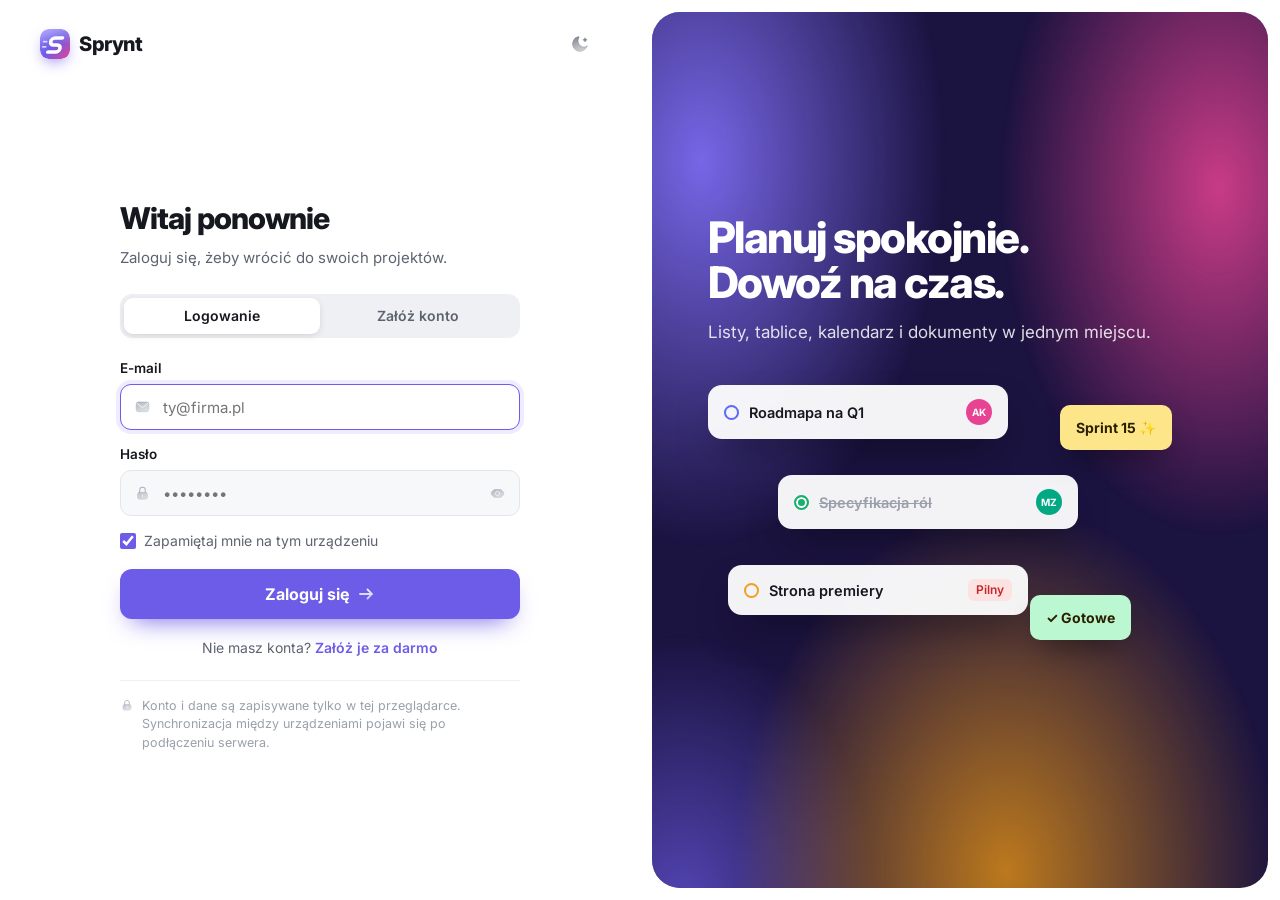
<file: app.html>
<!doctype html>
<html lang="pl">
<head>
  <meta charset="utf-8" />
  <meta name="viewport" content="width=device-width, initial-scale=1" />
  <title>Sprynt</title>
  <meta name="description" content="Sprynt – zadania, listy, tablice, kalendarz i dokumenty w jednym miejscu." />
  <link rel="icon" href="img/logo.svg" type="image/svg+xml" />
  <link rel="manifest" href="manifest.webmanifest" />
  <meta name="theme-color" content="#6c5ce7" />
  <link rel="apple-touch-icon" href="img/icon-192.png" />
  <script src="js/pwa.js"></script>
  <link rel="preconnect" href="https://fonts.googleapis.com" />
  <link rel="preconnect" href="https://fonts.gstatic.com" crossorigin />
  <link rel="stylesheet" href="https://fonts.googleapis.com/css2?family=Inter:wght@400;500;600;700;800&display=swap" />
  <script src="js/config.js"></script>
  <script>
    // Chmura (Supabase) skonfigurowana → biblioteka przed auth.js (synchronicznie, żeby SPAuth miał klienta).
    if (window.SPRYNT_CLOUD && SPRYNT_CLOUD.url && SPRYNT_CLOUD.anonKey && !window.supabase) document.write('<script src="https://cdn.jsdelivr.net/npm/@supabase/supabase-js@2.119.0/dist/umd/supabase.min.js"><\/script>');
  </script>
  <script src="js/theme.js"></script>
  <script src="js/auth.js"></script>
  <script>
    // Logowanie i aplikacja to jeden plik: niektóre przeglądarki (np. Firefox z izolacją plików)
    // trzymają osobną pamięć dla każdego pliku file://, więc przekierowania między stronami gubiłyby sesję.
    // Link z zaproszeniem (#join=…) zapamiętujemy na czas rejestracji/logowania w tej karcie.
    if (/^#join=/.test(location.hash)) { try { sessionStorage.setItem("sprynt:join", location.hash.slice(6)); } catch (e) {} history.replaceState(null, "", location.pathname + (SPAuth.current() ? "#/home" : "#register")); }
    addEventListener("hashchange", function () { if (/^#join=/.test(location.hash)) location.reload(); });
    // Link „ustaw nowe hasło” zawsze pokazuje ekran zmiany hasła, nawet gdy ktoś jest zalogowany.
    window.SP_SIGNED_IN = !!SPAuth.current() && SPAuth.urlAuth !== "recovery";
    document.write('<link rel="stylesheet" href="css/' + (SP_SIGNED_IN ? "app" : "auth") + '.css" />' +
      (SP_SIGNED_IN ? "" : "<style>.app, .pal-bg, .toast { display: none !important; }</style>"));
  </script>
</head>
<body>
  <div class="app">
    <aside class="sidebar" aria-label="Nawigacja">
      <div class="side-top">
        <button class="ws-switch" id="wsBtn" aria-haspopup="true">
          <img class="ws-logo" src="img/logo.svg" alt="" />
          <span class="ws-name">Sprynt</span>
          <span class="ws-caret" data-icon="chevron-down" data-size="14"></span>
        </button>
      </div>

      <div class="side-scroll">
        <nav class="side-nav">
          <a class="side-item" href="index.html" title="Strona Sprynt"><span data-icon="arrow-right" data-size="18" style="transform:scaleX(-1)"></span><span>Strona Sprynt</span></a>
          <a class="side-item" href="#/home" data-route="home"><span data-icon="house" data-size="18"></span><span>Strona główna</span></a>
          <a class="side-item" href="#/inbox" data-route="inbox"><span data-icon="inbox" data-size="18"></span><span>Skrzynka</span><span class="si-count" id="inboxCount" hidden></span></a>
          <button class="side-item side-x" type="button" data-extract-open><span data-icon="sparkles" data-size="18"></span><span>Zadania z pliku</span></button>
          <a class="side-item" href="#/chat" data-route="chat"><span data-icon="message-square" data-size="18"></span><span>Czat</span></a>
          <a class="side-item" href="#/team" data-route="team"><span data-icon="users" data-size="18"></span><span>Zespół</span></a>
          <a class="side-item" href="#/my-tasks" data-route="my-tasks"><span data-icon="list-checks" data-size="18"></span><span>Moje zadania</span></a>
          <a class="side-item" href="#/sprints" data-route="sprints"><span data-icon="gauge" data-size="18"></span><span>Sprinty</span></a>
          <a class="side-item" href="#/timesheet" data-route="timesheet"><span data-icon="countdown" data-size="18"></span><span>Arkusz czasu</span></a>
          <a class="side-item" href="#/dashboard" data-route="dashboard"><span data-icon="chart-column" data-size="18"></span><span>Pulpit</span></a>
          <a class="side-item" href="#/docs" data-route="docs"><span data-icon="file-text" data-size="18"></span><span>Dokumenty</span></a>
          <a class="side-item" href="#/whiteboards" data-route="whiteboards"><span data-icon="presentation" data-size="18"></span><span>Tablice online</span></a>
          <a class="side-item" href="#/goals" data-route="goals"><span data-icon="target" data-size="18"></span><span>Cele</span></a>
          <a class="side-item" href="#/automations" data-route="automations"><span data-icon="zap" data-size="18"></span><span>Automatyzacje</span></a>
          <a class="side-item" href="#/cloud" data-route="cloud"><span data-icon="cloud" data-size="18"></span><span>Chmura</span></a>
        </nav>

        <div class="side-section" id="favSection" hidden>
          <div class="side-h">Ulubione</div>
          <ul class="tree" id="favList"></ul>
        </div>

        <div class="side-section">
          <div class="side-h">Przestrzenie
            <button class="side-add" id="addSpaceBtn" title="Nowa przestrzeń" aria-label="Nowa przestrzeń"><span data-icon="plus" data-size="14"></span></button>
          </div>
          <ul class="tree" id="spaceList"></ul>
        </div>
      </div>

      <a class="storage" href="#/cloud" id="storageWidget" title="Miejsce w chmurze">
        <span class="st-row"><span data-icon="cloud" data-size="15"></span><span id="storageLbl">Chmura</span></span>
        <span class="st-bar"><i id="storageBar"></i></span>
      </a>
      <div class="side-foot">
        <button class="invite" id="inviteBtn"><span data-icon="users" data-size="17"></span>Zaproś</button>
        <a class="ibtn" href="#/trash" data-route="trash" title="Kosz (G, B)" aria-label="Kosz"><span data-icon="trash" data-size="17"></span></a>
        <a class="ibtn" href="#/settings" title="Ustawienia (G, S)" aria-label="Ustawienia"><span data-icon="user-cog" data-size="17"></span></a>
      </div>
    </aside>
    <div class="scrim" id="navScrim"></div>

    <div class="main">
      <header class="topbar">
        <button class="ibtn nav-btn" id="navBtn" aria-label="Menu"><span data-icon="menu" data-size="18"></span></button>
        <ol class="crumbs" id="crumbs"></ol>
        <button class="search" id="searchBtn" aria-haspopup="dialog">
          <span data-icon="search" data-size="15"></span>
          <span class="search-lbl">Szukaj</span>
          <kbd id="kbdHint">⌘K</kbd>
        </button>
        <div class="top-actions">
          <button class="sync-pill" id="syncPill" hidden></button>
          <button class="timer-pill" id="timerPill" hidden></button>
          <button class="btn primary sm" id="newBtn" aria-haspopup="true"><span data-icon="plus" data-size="15"></span><span class="lbl">Nowe</span></button>
          <button class="ibtn" id="themeBtn" aria-label="Przełącz motyw" title="Przełącz motyw"></button>
          <button class="ibtn" id="notifBtn" aria-label="Skrzynka"><span data-icon="bell" data-size="18"></span><i class="ndot" id="notifDot" hidden></i></button>
          <button class="av av-btn" id="meBtn" aria-label="Twoje konto" style="--c:#6c5ce7">TY</button>
        </div>
      </header>
      <main class="content" id="view" tabindex="-1"></main>
    </div>
  </div>

  <div class="pal-bg" id="palette" hidden>
    <div class="pal" role="dialog" aria-modal="true" aria-label="Szukaj">
      <div class="pal-in"><span data-icon="search" data-size="18"></span><input id="paletteInput" placeholder="Szukaj zadań, list, dokumentów…" autocomplete="off" /><kbd>Esc</kbd></div>
      <div class="pal-list" id="paletteList" role="listbox"></div>
      <div class="pal-foot"><span><kbd>↑</kbd><kbd>↓</kbd> wybór</span><span><kbd>↵</kbd> otwórz</span><span><kbd>T</kbd> nowe zadanie</span></div>
    </div>
  </div>
  <div class="toast" id="toast" role="status"></div>

  <template id="authTpl">
  <div class="auth">
    <section class="auth-side">
      <header class="auth-top">
        <a class="logo" href="index.html"><img class="logo-mark" src="img/logo.svg" alt="" />Sprynt</a>
        <button class="icon-btn" id="themeBtn" aria-label="Przełącz motyw"></button>
      </header>

      <div class="card" id="card">
        <h1 id="h">Witaj ponownie</h1>
        <p class="sub" id="sub">Zaloguj się, żeby wrócić do swoich projektów.</p>

        <div class="tabs" id="tabs" role="tablist">
          <button role="tab" id="tabLogin" aria-selected="true">Logowanie</button>
          <button role="tab" id="tabRegister" aria-selected="false">Załóż konto</button>
          <i class="tabs-ink"></i>
        </div>

        <div class="error" id="err" role="alert" hidden></div>

        <form id="form" novalidate>
          <div class="field reg-only" hidden>
            <label for="name">Imię</label>
            <div class="input-ico"><span data-icon="user" data-size="17"></span><input id="name" name="name" autocomplete="given-name" placeholder="np. Ola" maxlength="60" /></div>
          </div>
          <div class="field">
            <label for="email">E-mail</label>
            <div class="input-ico"><span data-icon="mail" data-size="17"></span><input id="email" name="email" type="email" autocomplete="email" placeholder="ty@firma.pl" /></div>
          </div>
          <div class="field">
            <label for="password">Hasło</label>
            <div class="input-ico"><span data-icon="lock" data-size="17"></span>
              <input id="password" name="password" type="password" autocomplete="current-password" placeholder="••••••••" />
              <button type="button" class="eye" id="eye" aria-label="Pokaż hasło"></button>
            </div>
            <div class="hint reg-only" hidden>Co najmniej 8 znaków.</div>
            <div class="meter reg-only" hidden aria-hidden="true"><i id="meter"></i></div>
          </div>
          <div class="field reg-only" hidden>
            <label for="project">Nazwa pierwszego projektu</label>
            <div class="input-ico"><span data-icon="folder" data-size="17"></span><input id="project" name="project" placeholder="Mój projekt" maxlength="60" /></div>
            <div class="hint">Utworzymy pusty projekt z jedną listą zadań.</div>
          </div>
          <label class="check"><input type="checkbox" id="remember" checked /> Zapamiętaj mnie na tym urządzeniu</label>
          <button class="submit" id="submit" type="submit"><span id="submitLbl">Zaloguj się</span><span data-icon="arrow-right" data-size="18"></span></button>
        </form>

        <p class="switch"><span id="switchTxt">Nie masz konta?</span> <a href="#register" id="switchLink">Załóż je za darmo</a></p>
        <p class="note"><span data-icon="lock" data-size="14"></span>Konto i dane są zapisywane tylko w tej przeglądarce. Synchronizacja między urządzeniami pojawi się po podłączeniu serwera.</p>
      </div>
    </section>

    <aside class="auth-art" aria-hidden="true">
      <div class="art-glow"></div>
      <div class="art-in">
        <h2>Planuj spokojnie.<br />Dowoź na czas.</h2>
        <p>Listy, tablice, kalendarz i dokumenty w jednym miejscu.</p>
        <div class="art-cards">
          <div class="ac ac1"><span class="dot" style="--c:#5b6cf9"></span>Roadmapa na Q1<span class="av" style="--c:#e84393">AK</span></div>
          <div class="ac ac2"><span class="dot fill" style="--c:#1aae6f"></span><s>Specyfikacja ról</s><span class="av" style="--c:#00a884">MZ</span></div>
          <div class="ac ac3"><span class="dot" style="--c:#f0a020"></span>Strona premiery<span class="flag">Pilny</span></div>
          <div class="sticky s1">Sprint 15 ✨</div>
          <div class="sticky s2">✓ Gotowe</div>
        </div>
      </div>
    </aside>
  </div>
  </template>

  <script>
    (function () {
      var files = SP_SIGNED_IN ? ["icons", "brands", "data", "ui", "files", "task", "views", "extras", "insights", "whiteboard", "more", "ai", "extract", "magic", "recap", "onboard", "invite", "cloud", "anim", "sprints", "sprint-tools", "import", "app"] : ["icons", "login"];
      if (!SP_SIGNED_IN) {
        var app = document.querySelector(".app"); if (app) app.remove();
        document.querySelectorAll(".pal-bg, .toast").forEach(function (e) { e.remove(); });
        document.body.appendChild(document.getElementById("authTpl").content.cloneNode(true));
      }
      files.forEach(function (f) { var s = document.createElement("script"); s.src = "js/" + f + ".js"; s.async = false; document.body.appendChild(s); });
    })();
  </script>
</body>
</html>
</file>
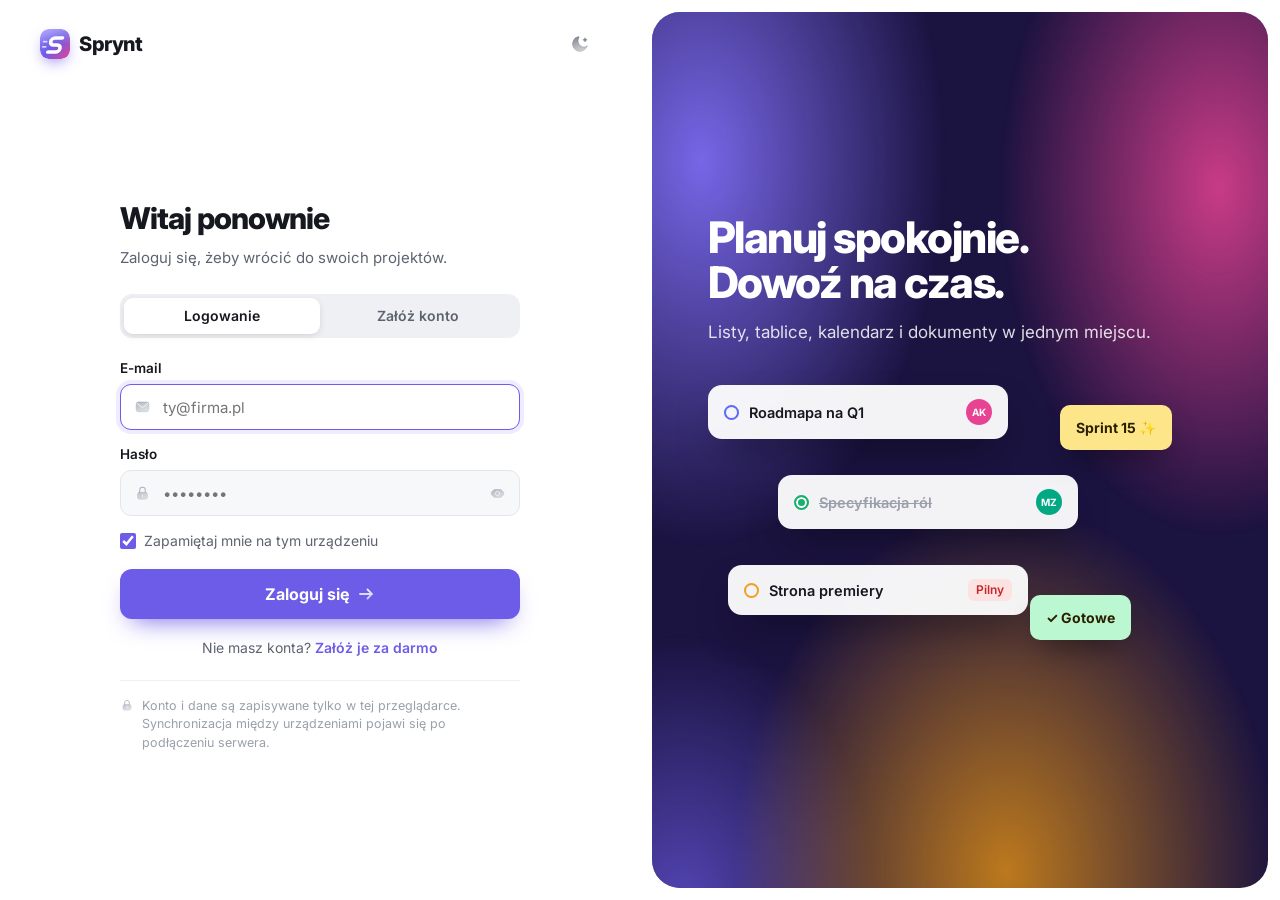
<file: login.html>
<!doctype html>
<html lang="pl">
<head>
  <meta charset="utf-8" />
  <title>Sprynt</title>
  <link rel="icon" href="img/logo.svg" type="image/svg+xml" />
  <!-- Logowanie przeniesione do app.html (jeden plik = jedna pamięć przeglądarki). Zostawione dla starych linków. -->
  <script>location.replace("app.html" + (location.hash === "#register" ? "#register" : "#login"));</script>
  <meta http-equiv="refresh" content="0; url=app.html#login" />
</head>
<body><a href="app.html#login">Przejdź do logowania</a></body>
</html>
</file>
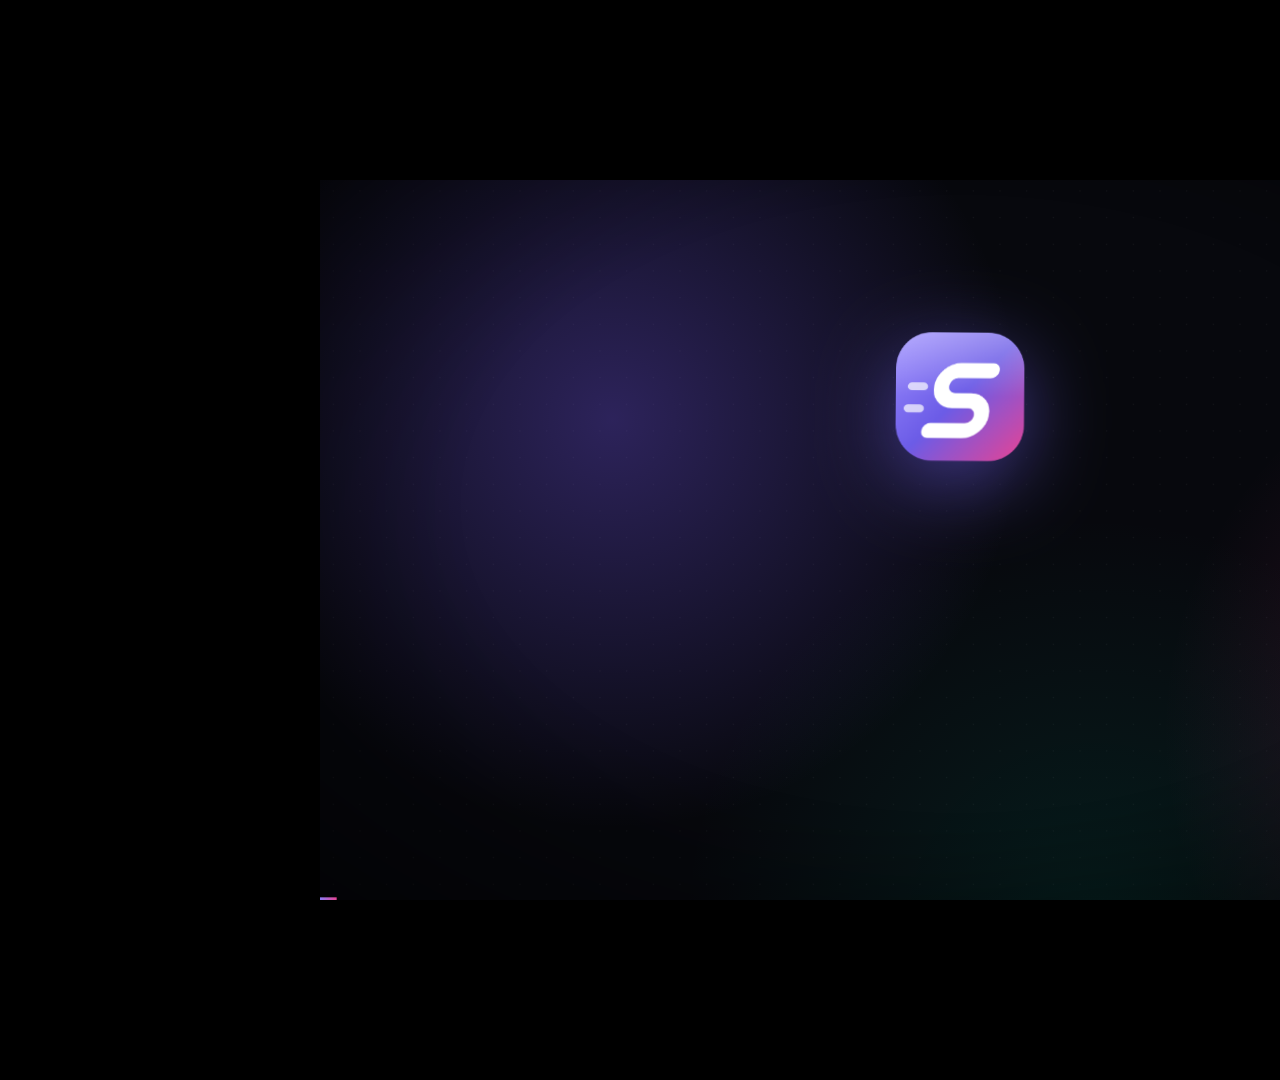
<file: promo/promo.html>
<!doctype html>
<html lang="pl">
<head>
<meta charset="utf-8" />
<meta name="viewport" content="width=device-width, initial-scale=1" />
<title>Sprynt – film</title>
<link rel="icon" href="../img/logo.svg" type="image/svg+xml" />
<link rel="preconnect" href="https://fonts.googleapis.com" />
<link rel="preconnect" href="https://fonts.gstatic.com" crossorigin />
<link rel="stylesheet" href="https://fonts.googleapis.com/css2?family=Inter:wght@400;500;600;700;800;900&display=block" />
<style>
  /* Film promocyjny Sprynt: scena 1920×1080, cały stan liczony z czasu (render(t)) –
     dzięki temu klatki można nagrywać deterministycznie (?capture), a w przeglądarce
     animacja odtwarza się na żywo. */
  :root { --bg: #07080d; --ink: #f4f5fa; --ink-2: #a9afbf; --brand: #8b7cf6; --pink: #e84393; }
  html, body { margin: 0; height: 100%; background: #000; overflow: hidden; }
  body { display: grid; place-items: center; font-family: Inter, system-ui, sans-serif; color: var(--ink); -webkit-font-smoothing: antialiased; }
  #stage { position: relative; width: 1920px; height: 1080px; overflow: hidden; background: var(--bg); transform-origin: 50% 50%; flex: none; }
  .abs { position: absolute; left: 0; top: 0; }
  .scene { position: absolute; inset: 0; display: none; }
  .glow { position: absolute; width: 1400px; height: 1400px; border-radius: 50%; pointer-events: none; }
  .g1 { background: radial-gradient(circle, rgba(124, 92, 255, .32), rgba(124, 92, 255, 0) 62%); }
  .g2 { background: radial-gradient(circle, rgba(232, 67, 147, .22), rgba(232, 67, 147, 0) 62%); }
  .g3 { background: radial-gradient(circle, rgba(0, 168, 132, .13), rgba(0, 168, 132, 0) 62%); }
  .grid { position: absolute; inset: -40px; background-image: radial-gradient(circle, rgba(255,255,255,.06) 1.2px, transparent 1.5px); background-size: 40px 40px; }
  .vign { position: absolute; inset: 0; background: radial-gradient(ellipse at 50% 45%, transparent 55%, rgba(0,0,0,.55)); pointer-events: none; }

  /* Napisy */
  .cap { position: absolute; left: 120px; top: 64px; width: 1680px; }
  .eyebrow { display: inline-flex; align-items: center; gap: 10px; height: 40px; padding: 0 16px 0 12px; border-radius: 20px; background: rgba(139, 124, 246, .16); color: #c4b9ff; font-weight: 700; font-size: 19px; letter-spacing: .02em; }
  .eyebrow svg { color: #c4b9ff; }
  .cap h2 { margin: 16px 0 0; font-size: 62px; line-height: 1.04; font-weight: 800; letter-spacing: -.035em; white-space: nowrap; }
  .cap h2 em { font-style: normal; background: linear-gradient(90deg, #a596ff, #e84393); -webkit-background-clip: text; background-clip: text; color: transparent; }
  .word { display: inline-block; will-change: transform, opacity; }

  /* Okno przeglądarki */
  .win { position: absolute; left: 280px; top: 236px; width: 1360px; border-radius: 18px; background: #12141b; box-shadow: 0 50px 120px -30px rgba(0,0,0,.85), 0 0 0 1px rgba(255,255,255,.09), 0 0 80px -20px rgba(124,92,255,.35); overflow: hidden; transform-origin: 50% 0; will-change: transform, opacity; }
  .win-bar { height: 44px; display: flex; align-items: center; gap: 8px; padding: 0 16px; background: #181a22; border-bottom: 1px solid rgba(255,255,255,.06); }
  .win-bar i { width: 12px; height: 12px; border-radius: 50%; background: #ff5f57; }
  .win-bar i:nth-child(2) { background: #febc2e; } .win-bar i:nth-child(3) { background: #28c840; }
  .win-url { margin: 0 auto; display: flex; align-items: center; gap: 8px; height: 28px; padding: 0 16px; border-radius: 8px; background: rgba(255,255,255,.06); color: var(--ink-2); font-size: 14px; font-weight: 600; transform: translateX(-30px); }
  .win-url img { width: 16px; height: 16px; }
  .win-vp { position: relative; width: 1360px; height: 850px; overflow: hidden; background: #0f1117; }
  .shot { position: absolute; left: 0; top: 0; width: 1600px; height: 1000px; transform-origin: 0 0; will-change: transform; }
  .win.half { width: 820px; }
  .win.half .win-vp { width: 820px; height: 600px; }

  /* Kursor, kliknięcie, podświetlenie */
  .cur { position: absolute; left: 0; top: 0; width: 44px; height: 44px; z-index: 20; color: #fff; filter: drop-shadow(0 4px 8px rgba(0,0,0,.6)); will-change: transform; pointer-events: none; }
  .cur svg { width: 44px; height: 44px; }
  .ripple { position: absolute; width: 60px; height: 60px; margin: -30px 0 0 -30px; border-radius: 50%; border: 3px solid #a596ff; z-index: 19; pointer-events: none; }
  .hl { position: absolute; border-radius: 16px; border: 3px solid #a596ff; box-shadow: 0 0 0 6px rgba(165,150,255,.18), 0 0 40px rgba(165,150,255,.45); pointer-events: none; z-index: 5; }

  /* Pastylki funkcji */
  .chip { position: absolute; display: flex; align-items: center; gap: 10px; height: 54px; padding: 0 20px 0 14px; border-radius: 16px; background: rgba(28, 31, 42, .92); border: 1px solid rgba(255,255,255,.1); box-shadow: 0 20px 40px -14px rgba(0,0,0,.7); font-weight: 650; font-size: 20px; white-space: nowrap; z-index: 6; will-change: transform, opacity; }
  .chip .ci { width: 34px; height: 34px; display: grid; place-items: center; border-radius: 10px; background: rgba(139,124,246,.2); color: #b9adff; }

  /* Tablica Kanban – przeciągana karta */
  .ghost { position: absolute; z-index: 8; border-radius: 10px; background-repeat: no-repeat; will-change: transform; }
  .slot { position: absolute; z-index: 7; border-radius: 10px; }
  .colext { position: absolute; z-index: 6; background: rgb(25, 29, 45); border-radius: 0 0 12px 12px; }

  /* Tablica online – nowa karteczka */
  .wnote { position: absolute; width: 190px; height: 160px; padding: 14px 14px 16px; box-sizing: border-box; border-radius: 4px; background: #fde68a; color: #1f2430; font-size: 16px; line-height: 1.4; box-shadow: 0 1px 1px rgba(0,0,0,.06), 0 10px 20px -12px rgba(0,0,0,.45); transform-origin: 0 0; z-index: 8; }
  .wnote .caret { display: inline-block; width: 2px; height: 1.1em; margin-left: 1px; vertical-align: -3px; background: #1f2430; }
  .wnote.sel { outline: 2px solid #8b7cf6; outline-offset: 3px; }
  .wbar { position: absolute; display: flex; align-items: center; gap: 4px; padding: 5px; background: #171a22; border: 1px solid #262a35; border-radius: 10px; box-shadow: 0 12px 32px -6px rgba(0,0,0,.6); transform-origin: 50% 100%; z-index: 9; white-space: nowrap; font-size: 13px; }
  .wbar .sw { width: 22px; height: 22px; border-radius: 50%; margin: 0 1px; }
  .wbar .sw.on { box-shadow: 0 0 0 2px #171a22, 0 0 0 4px #8b7cf6; }
  .wbar .btn { display: flex; align-items: center; gap: 6px; height: 30px; padding: 0 11px; margin-left: 4px; border-radius: 8px; background: #8b7cf6; color: #fff; font-weight: 600; }
  .wtask { position: absolute; width: 230px; box-sizing: border-box; padding: 12px 14px; display: flex; flex-direction: column; gap: 6px; background: #171a22; border: 1px solid #262a35; border-left: 4px solid #8b7cf6; border-radius: 10px; box-shadow: 0 10px 20px -14px rgba(0,0,0,.5); transform-origin: 0 0; z-index: 8; font-size: 12px; color: #a8aebb; }
  .wtask b { color: #e8eaf0; font-size: 14.5px; font-weight: 650; }
  .wtask .dot { display: inline-block; width: 12px; height: 12px; border-radius: 50%; border: 2px solid #87909e; vertical-align: -2px; margin-right: 6px; }
  .wtask .row { display: flex; align-items: center; gap: 8px; }
  .av { width: 20px; height: 20px; border-radius: 50%; display: inline-grid; place-items: center; color: #fff; font-size: 8.5px; font-weight: 650; background: #6c5ce7; }

  /* Intro / outro */
  .logo { position: absolute; width: 190px; height: 190px; left: 865px; top: 230px; filter: drop-shadow(0 30px 60px rgba(108,92,231,.55)); will-change: transform, opacity; }
  .halo { position: absolute; left: 960px; top: 325px; width: 190px; height: 190px; margin: -95px 0 0 -95px; border-radius: 56px; border: 2px solid rgba(165,150,255,.6); }
  .brand { position: absolute; left: 0; width: 1920px; top: 450px; text-align: center; font-size: 132px; font-weight: 900; letter-spacing: -.05em; }
  .tag { position: absolute; left: 0; width: 1920px; text-align: center; font-weight: 800; letter-spacing: -.035em; }
  .tag.t1 { top: 650px; font-size: 64px; } .tag.t2 { top: 728px; font-size: 64px; }
  .grad { background: linear-gradient(90deg, #a596ff, #e84393 55%, #f5a623); -webkit-background-clip: text; background-clip: text; color: transparent; }
  .cta { position: absolute; left: 960px; top: 740px; transform: translateX(-50%); display: flex; align-items: center; gap: 14px; height: 84px; padding: 0 40px; border-radius: 20px; background: #fff; color: #0b0c12; font-size: 32px; font-weight: 800; box-shadow: 0 30px 70px -20px rgba(139,124,246,.8); white-space: nowrap; }
  .sub { position: absolute; left: 0; width: 1920px; top: 860px; text-align: center; color: var(--ink-2); font-size: 24px; font-weight: 500; }

  /* Siatka funkcji */
  .feat { position: absolute; width: 360px; height: 120px; display: flex; align-items: center; gap: 18px; padding: 0 26px; box-sizing: border-box; border-radius: 22px; background: rgba(24, 26, 36, .9); border: 1px solid rgba(255,255,255,.09); box-shadow: 0 24px 50px -20px rgba(0,0,0,.8); font-size: 26px; font-weight: 700; will-change: transform, opacity; }
  .feat .fi { width: 64px; height: 64px; flex: none; display: grid; place-items: center; border-radius: 18px; background: linear-gradient(135deg, rgba(139,124,246,.28), rgba(232,67,147,.2)); color: #c9bfff; }

  .fade { position: absolute; inset: 0; background: #000; pointer-events: none; z-index: 100; }
  .progress { position: absolute; left: 0; bottom: 0; height: 4px; background: linear-gradient(90deg, #8b7cf6, #e84393); z-index: 101; }
  body.capture .progress { display: none; }
</style>
</head>
<body>
<div id="stage">
  <div class="grid" id="grid"></div>
  <div class="glow g1" id="glow1"></div>
  <div class="glow g2" id="glow2"></div>
  <div class="glow g3" id="glow3"></div>
  <div id="scenes"></div>
  <div class="vign"></div>
  <div class="fade" id="fade"></div>
  <div class="progress" id="progress"></div>
</div>

<script>window.SP = window.SP || {};</script>
<script src="../js/icons.js"></script>
<script src="rects.js"></script>
<script>
(function () {
  "use strict";
  var R = window.RECTS;
  var DUR = 46;
  var $ = function (s, r) { return (r || document).querySelector(s); };
  var ico = function (n, s) { return SP.icon(n, { size: s }); };

  /* ---------- matematyka animacji ---------- */
  var clamp = function (x, a, b) { return Math.min(b == null ? 1 : b, Math.max(a == null ? 0 : a, x)); };
  var prog = function (t, a, b) { return clamp((t - a) / (b - a)); };
  var lerp = function (a, b, x) { return a + (b - a) * x; };
  var E = {
    out: function (x) { return 1 - Math.pow(1 - x, 3); },
    out5: function (x) { return 1 - Math.pow(1 - x, 5); },
    inOut: function (x) { return x < .5 ? 4 * x * x * x : 1 - Math.pow(-2 * x + 2, 3) / 2; },
    in: function (x) { return x * x * x; },
    back: function (x) { var c1 = 1.70158, c3 = c1 + 1; return 1 + c3 * Math.pow(x - 1, 3) + c1 * Math.pow(x - 1, 2); },
  };
  /** Interpolacja klatek kluczowych: ks = [[t, v1, v2, …], …] z łagodzeniem inOut. */
  function key(t, ks, ease) {
    ease = ease || E.inOut;
    if (t <= ks[0][0]) return ks[0].slice(1);
    for (var i = 1; i < ks.length; i++) {
      if (t <= ks[i][0]) {
        var a = ks[i - 1], b = ks[i], x = ease((t - a[0]) / (b[0] - a[0]));
        return a.slice(1).map(function (v, j) { return lerp(v, b[j + 1], x); });
      }
    }
    return ks[ks.length - 1].slice(1);
  }
  function st(el, o) { for (var k in o) el.style[k] = o[k]; }
  function show(el, on) { el.style.display = on ? "block" : "none"; }

  /* ---------- budowa scen ---------- */
  var scenes = $("#scenes");
  function el(html, parent) { var t = document.createElement("template"); t.innerHTML = html.trim(); var n = t.content.firstElementChild; (parent || scenes).appendChild(n); return n; }
  function scene(id) { return el('<div class="scene" id="' + id + '"></div>'); }
  function caption(parent, icon, eyebrow, html) {
    var c = el('<div class="cap"><span class="eyebrow">' + ico(icon, 20) + eyebrow + '</span><h2></h2></div>', parent);
    var h = c.querySelector("h2");
    html.split(" ").forEach(function (w, i) {
      var em = /^\*/.test(w); w = w.replace(/\*/g, "");
      h.insertAdjacentHTML("beforeend", (i ? " " : "") + '<span class="word">' + (em ? "<em>" + w + "</em>" : w) + "</span>");
    });
    return c;
  }
  function win(parent, shot, cls) {
    return el('<div class="win ' + (cls || "") + '"><div class="win-bar"><i></i><i></i><i></i><span class="win-url"><img src="../img/logo.svg" alt="">Sprynt</span></div>' +
      '<div class="win-vp"><img class="shot" src="shots/' + shot + '.png" alt=""></div></div>', parent);
  }
  function cursor(parent) { return el('<div class="cur">' + ico("mouse-pointer", 44) + "</div>", parent); }

  /* Kamera: punkt (fx, fy) w pikselach logicznych zrzutu (1600×1000) w środku okna, przybliżenie s. */
  function cam(w, fx, fy, s) {
    var vp = w.querySelector(".win-vp"), vw = vp.offsetWidth, vh = vp.offsetHeight;
    var S = Math.max(vw / 1600, vh / 1000) * s;
    var tx = clamp(vw / 2 - fx * S, vw - 1600 * S, 0), ty = clamp(vh / 2 - fy * S, vh - 1000 * S, 0);
    w.querySelector(".shot").style.transform = "translate(" + tx + "px," + ty + "px) scale(" + S + ")";
    return { S: S, tx: tx, ty: ty, map: function (x, y) { return [tx + x * S, ty + y * S]; } };
  }
  function animCaption(c, t, t0, t1) {
    var ws = c.querySelectorAll(".word"), eb = c.querySelector(".eyebrow");
    var out = prog(t, t1 - .45, t1);
    var pe = E.out(prog(t, t0, t0 + .5));
    st(eb, { opacity: pe * (1 - out), transform: "translateY(" + (1 - pe) * 20 + "px)" });
    ws.forEach(function (w, i) {
      var p = E.out5(prog(t, t0 + .12 + i * .06, t0 + .75 + i * .06));
      st(w, { opacity: p * (1 - out), transform: "translateY(" + ((1 - p) * 46 - out * 20) + "px)", filter: "none" });
    });
  }
  function ripple(r, t, at) { var p = prog(t, at, at + .5); st(r, { display: p > 0 && p < 1 ? "block" : "none", opacity: 1 - p, transform: "scale(" + (.3 + p * 1.6) + ")" }); }

  /* === 1. Intro === */
  var s1 = scene("s1");
  var halo = el('<div class="halo"></div>', s1);
  var logo = el('<img class="logo" src="../img/logo.svg" alt="">', s1);
  var brand = el('<div class="brand">Sprynt</div>', s1);
  var t1 = el('<div class="tag t1"></div>', s1), t2 = el('<div class="tag t2 grad"></div>', s1);
  "Cała praca zespołu.".split(" ").forEach(function (w, i) { t1.insertAdjacentHTML("beforeend", (i ? " " : "") + '<span class="word">' + w + "</span>"); });
  "Jedno szybkie miejsce.".split(" ").forEach(function (w, i) { t2.insertAdjacentHTML("beforeend", (i ? " " : "") + '<span class="word">' + w + "</span>"); });

  /* === 2. Lista === */
  var s2 = scene("s2");
  var c2 = caption(s2, "list-checks", "Zadania", "Wszystko do zrobienia – *w* *jednym* *miejscu*");
  var w2 = win(s2, "list");
  var chips2 = [["git-branch", "Podzadania", 1475, 360], ["list-checks", "Checklisty", 1530, 470], ["clock", "Śledzenie czasu", 1440, 580], ["tag", "Tagi i priorytety", 1500, 690]].map(function (c) {
    var n = el('<div class="chip"><span class="ci">' + ico(c[0], 20) + "</span>" + c[1] + "</div>", s2); n.dataset.x = c[2]; n.dataset.y = c[3]; return n;
  });
  var cur2 = cursor(w2.querySelector(".win-vp")), rip2 = el('<div class="ripple"></div>', w2.querySelector(".win-vp"));
  var task2 = el('<img class="shot" src="shots/task.png" alt="" style="opacity:0">', w2.querySelector(".win-vp"));

  /* === 3. Tablica Kanban === */
  var s3 = scene("s3");
  var c3 = caption(s3, "kanban", "Tablica Kanban", "Przeciągnij kartę – *status* *zmienia* *się* *sam*");
  var w3 = win(s3, "board");
  var vp3 = w3.querySelector(".win-vp");
  var card = R.board.cards[0][0], dst = R.board.cards[1][R.board.cards[1].length - 1], col1 = R.board.cols[1];
  var slot = el('<div class="slot"></div>', vp3), colext = el('<div class="colext"></div>', vp3), ghost = el('<div class="ghost"></div>', vp3);
  var cur3 = cursor(vp3);

  /* === 4. Oś czasu === */
  var s4 = scene("s4");
  var c4 = caption(s4, "timeline", "Oś czasu", "Cały sprint *na* *jednym* *ekranie*");
  var w4 = win(s4, "timeline");

  /* === 5. Pulpit === */
  var s5 = scene("s5");
  var c5 = caption(s5, "chart-column", "Pulpit", "Postęp zespołu *w* *liczbach* *i* *wykresach*");
  var w5 = win(s5, "dashboard");
  var hl5 = el('<div class="hl"></div>', w5.querySelector(".win-vp"));

  /* === 6. Tablica online === */
  var s6 = scene("s6");
  var c6 = caption(s6, "presentation", "Tablice online", "Pomysły, które *zamieniają* *się* *w* *zadania*");
  var w6 = win(s6, "whiteboard");
  var vp6 = w6.querySelector(".win-vp");
  var note = el('<div class="wnote"><span class="txt"></span><span class="caret"></span></div>', vp6);
  var wbar = el('<div class="wbar">' + ["#fde68a", "#fbcfe8", "#bbf7d0", "#bfdbfe", "#ddd6fe"].map(function (c, i) { return '<span class="sw' + (i ? "" : " on") + '" style="background:' + c + '"></span>'; }).join("") +
    '<span class="btn">' + ico("check", 14) + "Zamień w zadanie</span></div>", vp6);
  var wtask = el('<div class="wtask"><div class="row"><span><i class="dot"></i>SP-29 · Do zrobienia</span></div><b>Q&amp;A na żywo z zespołem</b><div class="row"><span class="av">ON</span>Za tydzień</div></div>', vp6);
  var cur6 = cursor(vp6), rip6 = el('<div class="ripple"></div>', vp6);
  var NOTE_TEXT = "Q&A na żywo z zespołem";

  /* === 7. Cele + automatyzacje === */
  var s7 = scene("s7");
  var c7 = caption(s7, "target", "Cele i automatyzacje", "Sprynt *pilnuje* *postępu* za Ciebie");
  var w7a = win(s7, "goals", "half"), w7b = win(s7, "automations", "half");

  /* === 8. Funkcje === */
  var s8 = scene("s8");
  var c8 = caption(s8, "sparkles", "I to nie wszystko", "Jedna aplikacja *zamiast* *pięciu*");
  var FEATS = [["list", "Listy"], ["kanban", "Kanban"], ["spreadsheet", "Tabela"], ["calendar", "Kalendarz"], ["timeline", "Oś czasu"], ["clock", "Stoper"],
    ["file-text", "Dokumenty"], ["cloud", "Chmura na pliki"], ["repeat", "Powtarzanie"], ["search", "Szukaj ⌘K"], ["moon", "Ciemny motyw"], ["keyboard", "Skróty"]];
  var feats = FEATS.map(function (f, i) {
    var n = el('<div class="feat"><span class="fi">' + ico(f[0], 34) + "</span>" + f[1] + "</div>", s8);
    var col = i % 4, row = Math.floor(i / 4);
    n.dataset.x = 150 + col * 420; n.dataset.y = 330 + row * 160; return n;
  });

  /* === 9. Outro === */
  var s9 = scene("s9");
  var logo9 = el('<img class="logo" src="../img/logo.svg" alt="" style="width:150px;height:150px;left:885px;top:200px">', s9);
  var brand9 = el('<div class="brand" style="top:370px;font-size:120px">Sprynt</div>', s9);
  var tag9 = el('<div class="tag grad" style="top:555px;font-size:58px">Zacznij planować szybciej.</div>', s9);
  var cta9 = el('<div class="cta">Zacznij za darmo ' + ico("arrow-right", 30) + "</div>", s9);
  var sub9 = el('<div class="sub">Za darmo na zawsze · Bez karty płatniczej · Działa w przeglądarce</div>', s9);
  var cur9 = cursor(s9), rip9 = el('<div class="ripple"></div>', s9);

  /* ---------- okna: wejście / wyjście ---------- */
  function winIn(w, t, t0, t1, from) {
    var pin = E.out5(prog(t, t0, t0 + 1.1)), pout = E.in(prog(t, t1 - .55, t1));
    var tf;
    if (from === "tilt") tf = "perspective(2200px) translateY(" + (1 - pin) * 380 + "px) rotateX(" + (1 - pin) * 32 + "deg) scale(" + (.86 + pin * .14) + ")";
    else if (from === "right") tf = "translateX(" + (1 - pin) * 900 + "px) rotate(" + (1 - pin) * 4 + "deg)";
    else tf = "scale(" + (.82 + pin * .18) + ")";
    tf += " translateX(" + (-pout * 700) + "px) scale(" + (1 - pout * .1) + ")";
    st(w, { transform: tf, opacity: Math.min(pin * 1.4, 1) * (1 - pout) });
  }

  /* ---------- render(t) ---------- */
  var SC = [["s1", 0, 5.2], ["s2", 5, 12], ["s3", 11.8, 18.6], ["s4", 18.4, 23.4], ["s5", 23.2, 28.6], ["s6", 28.4, 35.8], ["s7", 35.6, 40.4], ["s8", 40.2, 43.6], ["s9", 43.4, DUR]];
  function render(t) {
    SC.forEach(function (s) { show(document.getElementById(s[0]), t >= s[1] && t < s[2]); });
    // tło
    st($("#glow1"), { transform: "translate(" + (-300 + Math.sin(t * .25) * 260) + "px," + (-500 + Math.cos(t * .2) * 160) + "px)" });
    st($("#glow2"), { transform: "translate(" + (900 + Math.cos(t * .22) * 280) + "px," + (100 + Math.sin(t * .3) * 160) + "px)" });
    st($("#glow3"), { transform: "translate(" + (200 + Math.sin(t * .18 + 2) * 300) + "px," + (300 + Math.cos(t * .21) * 120) + "px)" });
    st($("#grid"), { transform: "translateY(" + (-(t * 6) % 40) + "px)" });
    st($("#fade"), { opacity: Math.max(1 - prog(t, 0, .6), prog(t, DUR - .7, DUR)) });
    st($("#progress"), { width: (t / DUR * 100) + "%" });

    /* 1. intro */
    if (t < 5.2) {
      var pl = E.back(prog(t, .25, 1.15)), out1 = E.in(prog(t, 4.4, 5.1));
      st(logo, { opacity: prog(t, .25, .6) * (1 - out1), transform: "translateY(" + (-out1 * 60) + "px) scale(" + (lerp(.3, 1, pl) * (1 + out1 * .15)) + ") rotate(" + lerp(-25, 0, pl) + "deg)" });
      var ph = prog(t, .9, 2.1);
      st(halo, { opacity: (1 - ph) * .9 * (ph > 0 ? 1 : 0), transform: "scale(" + (1 + E.out(ph) * .9) + ")" });
      var pb = E.out5(prog(t, 1.0, 1.9));
      st(brand, { opacity: pb * (1 - out1), transform: "translateY(" + ((1 - pb) * 50 - out1 * 40) + "px)", letterSpacing: lerp(.04, -.05, pb) + "em" });
      [t1, t2].forEach(function (line, li) {
        line.querySelectorAll(".word").forEach(function (w, i) {
          var p = E.out5(prog(t, 1.9 + li * .45 + i * .11, 2.6 + li * .45 + i * .11));
          st(w, { opacity: p * (1 - out1), transform: "translateY(" + ((1 - p) * 60 - out1 * 30) + "px)" });
        });
      });
    }

    /* 2. lista */
    if (t >= 5 && t < 12) {
      animCaption(c2, t, 5.1, 12);
      winIn(w2, t, 5.2, 12, "tilt");
      var k2 = key(t, [[6.4, 800, 500, 1], [7.9, 760, 330, 1.5], [8.9, 760, 330, 1.5], [9.5, 800, 500, 1]]);
      var C2 = cam(w2, k2[0], k2[1], k2[2]);
      var row = R.list.row, rx = row.x + 420, ry = row.y + row.h / 2 + 6;
      var cp = key(t, [[7.0, 1150, 760], [8.4, rx, ry]]);
      var m = C2.map(cp[0], cp[1]);
      st(cur2, { opacity: prog(t, 7.0, 7.3) * (1 - prog(t, 9.2, 9.45)), transform: "translate(" + m[0] + "px," + m[1] + "px) scale(" + (t > 8.55 && t < 8.75 ? .85 : 1) + ")" });
      var rm = C2.map(rx, ry); st(rip2, { left: rm[0] + "px", top: rm[1] + "px" }); ripple(rip2, t, 8.6);
      // kliknięcie w zadanie otwiera jego okno (zrzut z otwartym oknem zadania, bez przybliżenia)
      var pt = E.out5(prog(t, 9.25, 9.85)), ptOut = prog(t, 11.2, 11.6);
      var base = 1360 / 1600;
      st(task2, { opacity: pt * (1 - ptOut), transform: "translateY(" + (1 - pt) * 24 + "px) scale(" + base + ")", transformOrigin: "0 0" });
      chips2.forEach(function (c, i) {
        var p = E.back(prog(t, 9.9 + i * .16, 10.5 + i * .16)), o = prog(t, 11.3, 11.7);
        st(c, { left: c.dataset.x + "px", top: c.dataset.y + "px", opacity: clamp(p * 1.5) * (1 - o), transform: "translateX(" + (1 - p) * 120 + "px) scale(" + (.7 + .3 * p) + ")" });
      });
    }

    /* 3. kanban */
    if (t >= 11.8 && t < 18.6) {
      animCaption(c3, t, 11.9, 18.6);
      winIn(w3, t, 11.9, 18.6, "right");
      var k3 = key(t, [[12.6, 800, 500, 1], [13.6, 600, 420, 1.42], [16.4, 600, 420, 1.42], [17.4, 800, 500, 1.05]]);
      var C3 = cam(w3, k3[0], k3[1], k3[2]), S3 = C3.S;
      var grab = [card.x + 150, card.y + 60];
      var drop = [dst.x, dst.y + dst.h + 8];
      var pd = E.inOut(prog(t, 14.6, 15.8));                      // ruch karty
      var lift = E.out(prog(t, 14.3, 14.6)) * (1 - E.out(prog(t, 15.85, 16.15)));
      var gx = lerp(card.x, drop[0], pd), gy = lerp(card.y, drop[1], pd);
      var gm = C3.map(gx, gy), carded = t >= 14.3;
      st(ghost, { display: carded ? "block" : "none", left: gm[0] + "px", top: gm[1] + "px", width: card.w * S3 + "px", height: card.h * S3 + "px",
        backgroundImage: "url(shots/board.png)", backgroundSize: 1600 * S3 + "px " + 1000 * S3 + "px", backgroundPosition: (-card.x * S3) + "px " + (-card.y * S3) + "px",
        transform: "rotate(" + lift * 4 + "deg) scale(" + (1 + lift * .05) + ")", boxShadow: "0 " + (8 + lift * 30) + "px " + (20 + lift * 40) + "px -10px rgba(0,0,0," + (.3 + lift * .5) + ")", borderRadius: 10 * S3 + "px" });
      var sm = C3.map(card.x, card.y);
      st(slot, { display: carded ? "block" : "none", left: sm[0] + "px", top: sm[1] + "px", width: card.w * S3 + "px", height: card.h * S3 + "px", background: "rgb(28,31,40)",
        border: (2 * S3) + "px dashed rgba(255,255,255," + (.16 * (1 - prog(t, 16.0, 16.4))) + ")", boxSizing: "border-box", borderRadius: 10 * S3 + "px" });
      var em = C3.map(col1.x, dst.y + dst.h + 4), extH = (card.h + 20) * S3 * E.out(prog(t, 15.4, 15.9));
      st(colext, { display: t > 15.4 ? "block" : "none", left: em[0] + "px", top: em[1] + "px", width: col1.w * S3 + "px", height: extH + "px" });
      var cp3 = key(t, [[13.2, 1200, 900], [14.2, grab[0], grab[1]], [14.6, grab[0], grab[1]], [15.8, drop[0] + 150, drop[1] + 60], [16.8, drop[0] + 250, drop[1] + 200]]);
      var m3 = C3.map(cp3[0], cp3[1]);
      st(cur3, { opacity: prog(t, 13.2, 13.5) * (1 - prog(t, 17.6, 17.9)), transform: "translate(" + m3[0] + "px," + m3[1] + "px) scale(" + (t > 14.3 && t < 15.85 ? .85 : 1) + ")" });
    }

    /* 4. oś czasu */
    if (t >= 18.4 && t < 23.4) {
      animCaption(c4, t, 18.5, 23.4);
      winIn(w4, t, 18.5, 23.4, "scale");
      var k4 = key(t, [[18.9, 560, 380, 1.55], [22.6, 1150, 420, 1.55]]);
      cam(w4, k4[0], k4[1], k4[2]);
    }

    /* 5. pulpit */
    if (t >= 23.2 && t < 28.6) {
      animCaption(c5, t, 23.3, 28.6);
      winIn(w5, t, 23.3, 28.6, "tilt");
      var k5 = key(t, [[24.2, 800, 500, 1], [25.0, 900, 200, 1.18], [26.2, 900, 200, 1.18], [27.0, 760, 420, 1.45], [28.2, 760, 420, 1.45]]);
      var C5 = cam(w5, k5[0], k5[1], k5[2]);
      var kp = R.dash.kpis, ch = R.dash.chart;
      var r5 = t < 26.5 ? kp : ch, a5 = t < 26.5 ? prog(t, 25.0, 25.3) * (1 - prog(t, 26.0, 26.3)) : prog(t, 27.0, 27.3) * (1 - prog(t, 28.0, 28.3));
      var a = C5.map(r5.x - 6, r5.y - 6), b = C5.map(r5.x + r5.w + 6, r5.y + r5.h + 6);
      st(hl5, { left: a[0] + "px", top: a[1] + "px", width: (b[0] - a[0]) + "px", height: (b[1] - a[1]) + "px", opacity: a5, transform: "scale(" + (1.04 - .04 * E.out(a5)) + ")" });
    }

    /* 6. tablica online */
    if (t >= 28.4 && t < 35.8) {
      animCaption(c6, t, 28.5, 35.8);
      winIn(w6, t, 28.5, 35.8, "right");
      var k6 = key(t, [[29.4, 800, 500, 1], [30.4, 760, 640, 1.35], [34.6, 760, 640, 1.35], [35.4, 800, 500, 1.1]]);
      var C6 = cam(w6, k6[0], k6[1], k6[2]), S6 = C6.S;
      var NX = 610, NY = 760;
      var np = E.back(prog(t, 31.2, 31.6));
      var typed = Math.floor(clamp((t - 31.7) / 1.6) * NOTE_TEXT.length);
      var morph = E.inOut(prog(t, 33.6, 34.0));
      var nm = C6.map(NX, NY);
      st(note, { display: t > 31.2 ? "block" : "none", left: nm[0] + "px", top: nm[1] + "px", opacity: 1 - morph, transform: "scale(" + S6 * np * (1 - morph * .2) + ") rotate(" + (1 - np) * -6 + "deg)" });
      note.querySelector(".txt").textContent = NOTE_TEXT.slice(0, typed);
      note.querySelector(".caret").style.opacity = (t > 31.6 && t < 33.4 && Math.floor(t * 2.5) % 2 === 0) ? 1 : 0;
      note.classList.toggle("sel", t > 33.0);
      var bp = E.back(prog(t, 33.0, 33.25)) * (1 - prog(t, 33.6, 33.75));
      var bm = C6.map(NX + 95, NY - 14);
      st(wbar, { display: bp > 0.001 ? "flex" : "none", left: bm[0] + "px", top: bm[1] + "px", opacity: clamp(bp), transform: "translate(-50%,-100%) scale(" + (.8 + .2 * bp) + ")" });
      st(wtask, { display: morph > 0 ? "flex" : "none", left: nm[0] + "px", top: nm[1] + "px", opacity: morph, transform: "scale(" + S6 * (.9 + .1 * morph) + ")" });
      // kursor: przy karteczce, potem do przycisku
      var btnX = NX + 95 + 70, btnY = NY - 34;
      var cp6 = key(t, [[30.4, 1100, 950], [31.1, NX + 60, NY + 60], [33.0, NX + 120, NY + 120], [33.4, btnX, btnY], [34.4, btnX + 40, btnY + 140]]);
      var m6 = C6.map(cp6[0], cp6[1]);
      st(cur6, { opacity: prog(t, 30.4, 30.7) * (1 - prog(t, 34.8, 35.1)), transform: "translate(" + m6[0] + "px," + m6[1] + "px) scale(" + ((t > 31.1 && t < 31.3) || (t > 33.45 && t < 33.65) ? .85 : 1) + ")" });
      var r6 = C6.map(t < 32 ? NX + 60 : btnX, t < 32 ? NY + 60 : btnY); st(rip6, { left: r6[0] + "px", top: r6[1] + "px" });
      ripple(rip6, t < 32 ? t : t - 0, t < 32 ? 31.15 : 33.5);
    }

    /* 7. cele + automatyzacje */
    if (t >= 35.6 && t < 40.4) {
      animCaption(c7, t, 35.7, 40.4);
      var pa = E.out5(prog(t, 35.8, 36.9)), pb2 = E.out5(prog(t, 36.0, 37.1)), o7 = E.in(prog(t, 39.8, 40.35));
      st(w7a, { left: "120px", top: "270px", opacity: pa * (1 - o7), transform: "perspective(2000px) translateX(" + (-(1 - pa) * 500) + "px) rotateY(" + (8 * (1 - pa) + 6) + "deg) translateY(" + (-o7 * 60) + "px)" });
      st(w7b, { left: "980px", top: "300px", opacity: pb2 * (1 - o7), transform: "perspective(2000px) translateX(" + ((1 - pb2) * 500) + "px) rotateY(" + (-8 * (1 - pb2) - 6) + "deg) translateY(" + (-o7 * 60) + "px)" });
      var ka = key(t, [[36.2, 520, 280, 1.25], [39.8, 560, 330, 1.35]]); cam(w7a, ka[0], ka[1], ka[2]);
      var kb = key(t, [[36.4, 800, 300, 1.15], [39.8, 800, 380, 1.25]]); cam(w7b, kb[0], kb[1], kb[2]);
    }

    /* 8. funkcje */
    if (t >= 40.2 && t < 43.6) {
      animCaption(c8, t, 40.3, 43.6);
      feats.forEach(function (f, i) {
        var p = E.back(prog(t, 40.6 + i * .07, 41.15 + i * .07)), o = E.in(prog(t, 43.0 + (i % 4) * .04, 43.5));
        st(f, { left: f.dataset.x + "px", top: f.dataset.y + "px", opacity: clamp(p * 1.4) * (1 - o), transform: "translateY(" + ((1 - p) * 70 - o * 40) + "px) scale(" + (.8 + .2 * p) + ")" });
      });
    }

    /* 9. outro */
    if (t >= 43.4) {
      var pl9 = E.back(prog(t, 43.5, 44.3));
      st(logo9, { opacity: prog(t, 43.5, 43.8), transform: "scale(" + lerp(.4, 1, pl9) + ") rotate(" + lerp(-20, 0, pl9) + "deg)" });
      var pb9 = E.out5(prog(t, 43.8, 44.6)); st(brand9, { opacity: pb9, transform: "translateY(" + (1 - pb9) * 40 + "px)" });
      var pt9 = E.out5(prog(t, 44.1, 44.9)); st(tag9, { opacity: pt9, transform: "translateY(" + (1 - pt9) * 40 + "px)" });
      var pc = E.back(prog(t, 44.4, 45.0)), press = t > 45.25 && t < 45.4 ? .96 : 1;
      st(cta9, { top: "700px", opacity: clamp(pc * 1.4), transform: "translateX(-50%) scale(" + (.7 + .3 * pc) * press + ")" });
      var ps = E.out(prog(t, 44.7, 45.3)); st(sub9, { top: "830px", opacity: ps * .9 });
      var cp9 = key(t, [[44.5, 1500, 1000], [45.2, 1110, 760]]);
      st(cur9, { opacity: prog(t, 44.5, 44.8), transform: "translate(" + cp9[0] + "px," + cp9[1] + "px) scale(" + (t > 45.25 && t < 45.4 ? .85 : 1) + ")" });
      st(rip9, { left: "1110px", top: "760px" }); ripple(rip9, t, 45.28);
    }
  }
  window.render = render;
  window.DURATION = DUR;
  window.ready = Promise.all([document.fonts.ready].concat([].map.call(document.images, function (i) { return i.decode().catch(function () {}); })));

  /* Odtwarzanie na żywo (bez ?capture): skalowanie sceny do okna i pętla. */
  if (/capture/.test(location.search)) { document.body.classList.add("capture"); render(0); return; }
  function fit() { var s = Math.min(innerWidth / 1920, innerHeight / 1080); $("#stage").style.transform = "scale(" + s + ")"; }
  addEventListener("resize", fit); fit();
  var t0 = null;
  window.ready.then(function () {
    function loop(now) { if (t0 == null) t0 = now; var t = ((now - t0) / 1000) % DUR; render(t); requestAnimationFrame(loop); }
    requestAnimationFrame(loop);
  });
})();
</script>
</body>
</html>
</file>
<file: css/landing.css>
/* Sprynt – strona startowa */
:root {
  color-scheme: light;
  --bg: #ffffff;
  --bg-2: #f7f7fb;
  --panel: #ffffff;
  --panel-2: #f8f9fb;
  --line: #e9ebf0;
  --line-2: #f1f2f5;
  --text: #16181f;
  --text-2: #5d6370;
  --text-3: #9aa0ab;
  --brand: #6c5ce7;
  --brand-soft: #efecff;
  --dark-btn: #16181f;
  --dark-btn-fg: #ffffff;
  --soft-btn: #eef0f4;
  --soft-btn-h: #e4e7ed;
  --tint: #ffffff;
  --shadow-lg: 0 40px 80px -30px rgba(40, 30, 110, .35), 0 0 0 1px rgba(16, 24, 40, .06);
  --shadow-md: 0 14px 34px -14px rgba(16, 24, 40, .25), 0 0 0 1px rgba(16, 24, 40, .06);
  --grad: linear-gradient(100deg, #6c5ce7 0%, #a855f7 35%, #e84393 70%, #f39c12 100%);
  --aur-1: #a78bfa; --aur-2: #f472b6; --aur-3: #fdba74;
  --font: Inter, -apple-system, BlinkMacSystemFont, "Segoe UI", Roboto, system-ui, sans-serif;
  --ease: cubic-bezier(.2, .9, .25, 1);
  --spring: cubic-bezier(.34, 1.56, .64, 1);
}
:root[data-theme="dark"] {
  color-scheme: dark;
  --bg: #0b0c11;
  --bg-2: #101219;
  --panel: #151821;
  --panel-2: #1a1e28;
  --line: #262a35;
  --line-2: #1d212b;
  --text: #eef0f6;
  --text-2: #a5abb8;
  --text-3: #6c7382;
  --brand: #8b7cf6;
  --brand-soft: rgba(139, 124, 246, .16);
  --dark-btn: #f2f3f7;
  --dark-btn-fg: #0b0c11;
  --soft-btn: #1c1f29;
  --soft-btn-h: #262a36;
  --tint: #151821;
  --shadow-lg: 0 40px 90px -30px rgba(0, 0, 0, .8), 0 0 0 1px rgba(255, 255, 255, .07);
  --shadow-md: 0 14px 34px -14px rgba(0, 0, 0, .7), 0 0 0 1px rgba(255, 255, 255, .06);
  --aur-1: #6d28d9; --aur-2: #be185d; --aur-3: #c2410c;
}
*, *::before, *::after { box-sizing: border-box; }
html { scroll-behavior: smooth; scroll-padding-top: 80px; }
body { margin: 0; font: 16px/1.55 var(--font); color: var(--text); background: var(--bg); -webkit-font-smoothing: antialiased; overflow-x: hidden; transition: background-color .3s, color .3s; }
a { color: inherit; text-decoration: none; }
h1, h2, h3, p { margin: 0; }
ul, ol { margin: 0; padding: 0; list-style: none; }
button { font: inherit; color: inherit; background: none; border: 0; padding: 0; cursor: pointer; }
.icon { display: block; flex: none; }
[data-icon] { display: inline-flex; }
.muted { color: var(--text-3); }
kbd { font: 600 12px/1 var(--font); padding: 3px 6px; border-radius: 6px; background: var(--soft-btn); border: 1px solid var(--line); }
:focus-visible { outline: 2px solid var(--brand); outline-offset: 2px; border-radius: 6px; }
.wrap { width: min(1160px, 100% - 40px); margin: 0 auto; }
.wrap.narrow { width: min(820px, 100% - 40px); }

/* ---- Przyciski ---- */
.btn { display: inline-flex; align-items: center; justify-content: center; gap: 8px; height: 40px; padding: 0 16px; border-radius: 10px; font-weight: 600; font-size: 15px; white-space: nowrap; transition: transform .25s var(--spring), background-color .2s, box-shadow .2s; }
.btn:hover { transform: translateY(-2px); }
.btn:active { transform: translateY(0) scale(.97); transition-duration: .08s; }
.btn.lg { height: 52px; padding: 0 22px; font-size: 17px; border-radius: 12px; }
.btn.full { width: 100%; }
.btn.dark { background: var(--dark-btn); color: var(--dark-btn-fg); box-shadow: 0 8px 20px -10px rgba(0,0,0,.5); }
.btn.dark:hover .icon { transform: translateX(3px); }
.btn .icon { transition: transform .25s var(--spring); }
.btn.soft { background: var(--soft-btn); }
.btn.soft:hover { background: var(--soft-btn-h); }
.btn.brand { background: var(--brand); color: #fff; box-shadow: 0 10px 24px -10px var(--brand); }
.btn.light { background: #fff; color: #16181f; box-shadow: 0 10px 30px -10px rgba(0,0,0,.4); }
.icon-btn { width: 40px; height: 40px; display: grid; place-items: center; border-radius: 10px; color: var(--text-2); transition: background-color .2s, color .2s, transform .3s var(--spring); }
.icon-btn:hover { background: var(--soft-btn); color: var(--text); transform: rotate(-12deg); }

/* ---- Nawigacja ---- */
.nav { position: sticky; top: 0; z-index: 50; transition: background-color .3s, box-shadow .3s, backdrop-filter .3s; }
.nav.scrolled { background: color-mix(in srgb, var(--bg) 80%, transparent); backdrop-filter: blur(14px) saturate(160%); -webkit-backdrop-filter: blur(14px) saturate(160%); box-shadow: 0 1px 0 var(--line); }
.nav-in { display: flex; align-items: center; gap: 28px; height: 68px; }
.logo { display: flex; align-items: center; gap: 9px; font-weight: 800; font-size: 20px; letter-spacing: -.02em; }
.logo-mark { width: 30px; height: 30px; display: block; border-radius: 9px; box-shadow: 0 6px 16px -6px #6c5ce7; transition: transform .5s var(--spring); }
.logo:hover .logo-mark { transform: rotate(-14deg) scale(1.1); }
.nav-links { display: flex; gap: 4px; }
.nav-links a { position: relative; padding: 8px 12px; border-radius: 8px; color: var(--text-2); font-weight: 500; font-size: 15px; transition: color .2s; }
.nav-links a::after { content: ""; position: absolute; left: 12px; right: 12px; bottom: 4px; height: 2px; border-radius: 2px; background: var(--brand); transform: scaleX(0); transform-origin: left; transition: transform .3s var(--ease); }
.nav-links a:hover, .nav-links a.active { color: var(--text); }
.nav-links a:hover::after, .nav-links a.active::after { transform: scaleX(1); }
.nav-acts { display: flex; align-items: center; gap: 8px; margin-left: auto; }

/* ---- Hero ---- */
.hero { position: relative; padding: 72px 0 40px; overflow: hidden; }
.aurora { position: absolute; inset: -10% -10% auto; height: 900px; pointer-events: none; z-index: -1; opacity: .5; }
:root[data-theme="dark"] .aurora { opacity: .45; }
.aurora i { position: absolute; border-radius: 50%; will-change: transform; }
.aurora i:nth-child(1) { width: 760px; height: 760px; left: 52%; top: 420px; background: radial-gradient(closest-side, var(--aur-1), transparent); animation: float1 18s ease-in-out infinite alternate; }
.aurora i:nth-child(2) { width: 620px; height: 620px; left: 72%; top: 520px; background: radial-gradient(closest-side, var(--aur-2), transparent); animation: float2 22s ease-in-out infinite alternate; }
.aurora i:nth-child(3) { width: 560px; height: 560px; left: 18%; top: 620px; background: radial-gradient(closest-side, var(--aur-3), transparent); opacity: .7; animation: float3 26s ease-in-out infinite alternate; }
@keyframes float1 { to { transform: translate(-160px, 60px) scale(1.15); } }
@keyframes float2 { to { transform: translate(-120px, -80px) scale(.9); } }
@keyframes float3 { to { transform: translate(180px, -40px) scale(1.2); } }
.eyebrow { display: inline-flex; align-items: center; gap: 10px; padding: 6px 14px 6px 10px; border-radius: 99px; background: var(--brand-soft); color: var(--brand); font-size: 14px; font-weight: 600; margin-bottom: 26px; }
.pulse { width: 8px; height: 8px; border-radius: 50%; background: var(--brand); box-shadow: 0 0 0 0 var(--brand); animation: pulse 2s infinite; }
@keyframes pulse { 0% { box-shadow: 0 0 0 0 color-mix(in srgb, var(--brand) 60%, transparent); } 80%, 100% { box-shadow: 0 0 0 10px transparent; } }
.hero-h { font-size: clamp(42px, 7.2vw, 88px); line-height: 1.02; letter-spacing: -.045em; font-weight: 800; max-width: 980px; }
.hero-h .line { display: block; }
.hero-h .w { display: inline-block; opacity: 0; }
.hero-h.in .w { animation: wordIn .9s var(--ease) both; animation-delay: var(--wd, 0s); }
@keyframes wordIn { from { opacity: 0; transform: translateY(.5em) rotate(4deg); filter: blur(8px); } to { opacity: 1; transform: none; filter: blur(0); } }
.grad.w { animation-name: wordIn, shimmer !important; animation-duration: .9s, 6s !important; animation-timing-function: var(--ease), linear !important; animation-iteration-count: 1, infinite !important; animation-delay: var(--wd, 0s), 0s !important; animation-fill-mode: both, none !important; }
.hero-h:not(.in) .grad.w { animation: none !important; }
.grad { background: var(--grad); background-size: 200% auto; -webkit-background-clip: text; background-clip: text; color: transparent; animation: shimmer 6s linear infinite; padding-bottom: .08em; }
@keyframes shimmer { to { background-position: 200% center; } }
.hero-p { max-width: 720px; margin-top: 24px; font-size: 20px; color: var(--text-2); }
.hero-cta { display: flex; align-items: center; gap: 12px; margin-top: 32px; flex-wrap: wrap; }
.hero-note { margin-left: 8px; font-size: 13.5px; color: var(--text-3); line-height: 1.4; }

/* Scena z podglądem */
.stage { position: relative; margin-top: 64px; perspective: 1600px; }
.mock { position: relative; background: var(--panel); border-radius: 18px; box-shadow: var(--shadow-lg); overflow: hidden; transform-style: preserve-3d; transform: rotateX(var(--rx, 8deg)) rotateY(var(--ry, 0deg)); transition: transform .6s var(--ease); font-size: 14px; }
.stage.reveal:not(.in) .mock { --rx: 22deg; }
.mock-top { display: flex; align-items: center; gap: 16px; height: 44px; padding: 0 16px; border-bottom: 1px solid var(--line); }
.dots { display: flex; gap: 6px; }
.dots i { width: 11px; height: 11px; border-radius: 50%; background: #ff5f57; }
.dots i:nth-child(2) { background: #febc2e; } .dots i:nth-child(3) { background: #28c840; }
.mock-crumb { display: flex; align-items: center; gap: 7px; color: var(--text-2); font-size: 13px; }
.mock-crumb em { font-style: normal; color: var(--text-3); }
.sq { width: 18px; height: 18px; display: inline-grid; place-items: center; border-radius: 5px; background: var(--c); color: #fff; font-size: 10px; font-weight: 700; }
.mock-tabs { position: relative; display: flex; gap: 4px; padding: 0 14px; border-bottom: 1px solid var(--line); }
.mtab { display: flex; align-items: center; gap: 7px; height: 42px; padding: 0 12px; color: var(--text-2); font-weight: 600; font-size: 13.5px; transition: color .3s; }
.mtab.on { color: var(--brand); }
.mtab-ink { position: absolute; bottom: -1px; height: 2px; border-radius: 2px; background: var(--brand); transition: left .5s var(--ease), width .5s var(--ease); }
.mock-body { position: relative; height: 470px; padding: 18px; overflow: hidden; background: var(--bg-2); }
.scene { position: absolute; inset: 18px; animation: sceneIn .6s var(--ease) both; }
@keyframes sceneIn { from { opacity: 0; transform: translateY(14px) scale(.985); } }

/* Elementy makiety */
.m-grp { margin-bottom: 14px; }
.m-pill { display: inline-flex; height: 22px; align-items: center; padding: 0 8px; border-radius: 5px; background: var(--c); color: #fff; font-size: 11px; font-weight: 700; text-transform: uppercase; letter-spacing: .02em; margin-bottom: 8px; }
.m-rows { background: var(--panel); border: 1px solid var(--line); border-radius: 10px; overflow: hidden; }
.m-row { display: grid; grid-template-columns: 22px minmax(0, 1fr) 70px 70px; align-items: center; gap: 10px; height: 42px; padding: 0 12px; border-top: 1px solid var(--line-2); opacity: 0; transform: translateX(-12px); animation: rowIn .5s var(--ease) forwards; animation-delay: var(--d, 0s); }
.m-row:first-child { border-top: 0; }
@keyframes rowIn { to { opacity: 1; transform: none; } }
.m-row.hl { background: var(--brand-soft); }
.m-title { white-space: nowrap; overflow: hidden; text-overflow: ellipsis; font-weight: 500; }
.m-row.done .m-title { color: var(--text-3); text-decoration: line-through; }
.dot { width: 14px; height: 14px; border-radius: 50%; border: 2px solid var(--c); transition: background-color .3s, box-shadow .3s; }
.dot.fill { background: var(--c); box-shadow: inset 0 0 0 2px var(--panel); }
.m-due { font-size: 12.5px; color: var(--text-2); }
.m-due.red { color: #e5484d; font-weight: 600; }
.av { width: 24px; height: 24px; display: inline-grid; place-items: center; border-radius: 50%; background: var(--c); color: #fff; font-size: 9.5px; font-weight: 700; box-shadow: 0 0 0 2px var(--panel); flex: none; }
.m-tag { display: inline-flex; height: 19px; align-items: center; padding: 0 7px; border-radius: 5px; font-size: 11px; font-weight: 600; background: color-mix(in srgb, var(--c) 15%, var(--tint)); color: var(--c); }
.m-board { display: grid; grid-template-columns: repeat(4, minmax(0, 1fr)); gap: 12px; height: 100%; }
.m-col { position: relative; border-radius: 12px; padding: 8px; background: color-mix(in srgb, var(--c) 7%, var(--bg-2)); border-top: 3px solid var(--c); }
.m-col .m-pill { margin: 2px 0 10px; }
.m-card { position: relative; background: var(--panel); border: 1px solid var(--line); border-radius: 10px; padding: 10px 11px; margin-bottom: 8px; box-shadow: 0 2px 6px -2px rgba(0,0,0,.12); opacity: 0; transform: translateY(10px); animation: rowIn .5s var(--ease) forwards; animation-delay: var(--d, 0s); }
.m-card b { display: block; font-size: 13px; font-weight: 600; line-height: 1.35; margin-bottom: 8px; }
.m-card .m-foot { display: flex; align-items: center; gap: 6px; }
.m-card.lift { z-index: 5; box-shadow: 0 20px 40px -12px rgba(40, 30, 110, .45); transform: rotate(-3deg) scale(1.04); transition: transform .3s var(--ease), box-shadow .3s; }
.m-card.flying { position: absolute; margin: 0; z-index: 6; transition: left .9s var(--ease), top .9s var(--ease), transform .3s var(--ease); }
.m-cal { display: grid; grid-template-columns: repeat(7, minmax(0, 1fr)); height: 100%; background: var(--panel); border: 1px solid var(--line); border-radius: 12px; overflow: hidden; }
.m-dow { padding: 8px; font-size: 11px; font-weight: 700; color: var(--text-3); text-transform: uppercase; border-bottom: 1px solid var(--line); }
.m-day { border-right: 1px solid var(--line-2); border-bottom: 1px solid var(--line-2); padding: 6px; min-height: 0; overflow: hidden; }
.m-day:nth-child(7n) { border-right: 0; }
.m-day .n { font-size: 12px; font-weight: 600; color: var(--text-2); width: 22px; height: 22px; display: grid; place-items: center; border-radius: 50%; }
.m-day.today .n { background: var(--brand); color: #fff; }
.m-ev { font-size: 11px; font-weight: 500; padding: 3px 6px; margin-top: 3px; border-radius: 5px; border-left: 3px solid var(--c); background: color-mix(in srgb, var(--c) 15%, var(--tint)); white-space: nowrap; overflow: hidden; text-overflow: ellipsis; opacity: 0; transform: scale(.8); animation: pop .45s var(--spring) forwards; animation-delay: var(--d, 0s); }
@keyframes pop { to { opacity: 1; transform: none; } }
.m-doc { height: 100%; background: var(--panel); border: 1px solid var(--line); border-radius: 12px; padding: 34px 44px; }
.m-doc h4 { margin: 0 0 6px; font-size: 26px; letter-spacing: -.02em; }
.m-doc .meta { font-size: 12px; color: var(--text-3); margin-bottom: 20px; }
.m-doc p, .m-doc li { color: var(--text-2); font-size: 14px; }
.m-doc h5 { font-size: 16px; margin: 18px 0 6px; }
.m-doc ul { list-style: disc; padding-left: 20px; }
.typing::after { content: ""; display: inline-block; width: 2px; height: 1em; vertical-align: -2px; background: var(--brand); margin-left: 2px; animation: blink 1s steps(1) infinite; }
@keyframes blink { 50% { opacity: 0; } }

/* Kursor i pływające dymki */
.cursor { position: absolute; left: 60%; top: 70%; z-index: 20; pointer-events: none; transition: left 1s var(--ease), top 1s var(--ease); }
.cursor svg { display: block; filter: drop-shadow(0 3px 6px rgba(0,0,0,.3)); transition: transform .15s; }
.cursor.click svg { transform: scale(.82); }
.cursor span { position: absolute; left: 18px; top: 20px; padding: 2px 8px; border-radius: 7px; background: #6c5ce7; color: #fff; font-size: 12px; font-weight: 600; white-space: nowrap; }
.float { position: absolute; z-index: 10; display: flex; align-items: center; gap: 10px; padding: 12px 16px 12px 12px; border-radius: 14px; background: color-mix(in srgb, var(--panel) 85%, transparent); backdrop-filter: blur(12px); -webkit-backdrop-filter: blur(12px); box-shadow: var(--shadow-md); font-size: 13.5px; opacity: 0; transform: translateY(16px) scale(.94); transition: opacity .5s var(--ease), transform .6s var(--spring); max-width: 300px; }
.float.show { opacity: 1; transform: none; }
.float div { display: flex; flex-direction: column; line-height: 1.35; }
.float span:not(.av):not(.ok-ico) { color: var(--text-2); }
.f1 { left: -28px; top: 34%; }
.f2 { right: -24px; bottom: 16%; }
.ok-ico { width: 32px; height: 32px; display: grid; place-items: center; border-radius: 50%; background: #1aae6f; color: #fff; }

/* ---- Marquee ---- */
.marquee { padding: 48px 0 24px; overflow: hidden; -webkit-mask: linear-gradient(90deg, transparent, #000 12%, #000 88%, transparent); mask: linear-gradient(90deg, transparent, #000 12%, #000 88%, transparent); }
.marquee-track { display: flex; gap: 12px; width: max-content; animation: marquee 40s linear infinite; }
.marquee:hover .marquee-track { animation-play-state: paused; }
@keyframes marquee { to { transform: translateX(-50%); } }
.chip { display: inline-flex; align-items: center; gap: 8px; height: 44px; padding: 0 18px; border-radius: 99px; background: var(--panel); border: 1px solid var(--line); font-weight: 600; font-size: 15px; white-space: nowrap; color: var(--text-2); }
.chip .icon { color: var(--brand); }

/* ---- Sekcje ---- */
.sec { padding: 110px 0 0; }
.kicker { color: var(--brand); font-weight: 700; font-size: 14px; text-transform: uppercase; letter-spacing: .08em; margin-bottom: 14px; }
.sec-h { font-size: clamp(32px, 4.4vw, 52px); line-height: 1.08; letter-spacing: -.035em; font-weight: 800; max-width: 820px; }
.reveal { opacity: 0; transform: translateY(28px); transition: opacity .9s var(--ease), transform .9s var(--ease); transition-delay: var(--d, 0s); }
.reveal.in { opacity: 1; transform: none; }

/* Funkcje */
.features { display: grid; grid-template-columns: repeat(3, minmax(0, 1fr)); gap: 18px; margin-top: 52px; }
.feat { position: relative; padding: 28px; border-radius: 20px; background: var(--panel); border: 1px solid var(--line); overflow: hidden; transition: transform .4s var(--spring), box-shadow .3s, border-color .3s; --mx: 50%; --my: 0%; }
.feat::before { content: ""; position: absolute; inset: 0; background: radial-gradient(360px circle at var(--mx) var(--my), color-mix(in srgb, var(--c) 18%, transparent), transparent 60%); opacity: 0; transition: opacity .3s; pointer-events: none; }
.feat:hover { transform: translateY(-6px); box-shadow: var(--shadow-md); border-color: color-mix(in srgb, var(--c) 40%, var(--line)); }
.feat:hover::before { opacity: 1; }
.feat-ico { position: relative; width: 52px; height: 52px; display: grid; place-items: center; border-radius: 14px; background: color-mix(in srgb, var(--c) 14%, var(--tint)); color: var(--c); margin-bottom: 20px; transition: transform .5s var(--spring); }
.feat:hover .feat-ico { transform: rotate(-8deg) scale(1.08); }
.feat h3 { position: relative; font-size: 19px; letter-spacing: -.01em; margin-bottom: 8px; }
.feat p { position: relative; color: var(--text-2); font-size: 15.5px; }

/* Widoki – przewijana prezentacja */
.views-in { display: grid; grid-template-columns: minmax(0, 1fr) minmax(0, 1.25fr); gap: 56px; align-items: start; }
.steps { margin-top: 40px; display: flex; flex-direction: column; }
.steps li { position: relative; padding: 26px 0 26px 26px; min-height: 42vh; display: flex; flex-direction: column; justify-content: center; border-left: 2px solid var(--line); transition: border-color .4s; }
.steps li::before { content: ""; position: absolute; left: -2px; top: 0; bottom: 0; width: 2px; background: var(--brand); transform: scaleY(0); transform-origin: top; transition: transform .6s var(--ease); }
.steps li b { font-size: 26px; letter-spacing: -.02em; color: var(--text-3); transition: color .4s; }
.steps li span { color: var(--text-3); font-size: 17px; margin-top: 8px; max-width: 420px; transition: color .4s; }
.steps li.on::before { transform: scaleY(1); }
.steps li.on b { color: var(--text); }
.steps li.on span { color: var(--text-2); }
.views-sticky { position: sticky; top: 110px; margin-top: 120px; }
.mock.mini { --rx: 0deg; }
.mock.mini .mock-body { height: 440px; }

/* Jak zacząć */
.how { position: relative; display: grid; grid-template-columns: repeat(3, minmax(0, 1fr)); gap: 24px; margin-top: 56px; }
.how-line { position: absolute; left: 28px; right: 28px; top: 27px; height: 2px; background: var(--line); }
.how-line i { display: block; height: 100%; width: 100%; background: var(--grad); transform: scaleX(0); transform-origin: left; transition: transform 1.6s var(--ease); }
.how-line i.in { transform: scaleX(1); }
.how-step { position: relative; }
.how-n { width: 56px; height: 56px; display: grid; place-items: center; border-radius: 50%; background: var(--panel); border: 2px solid var(--line); font-size: 22px; font-weight: 800; margin-bottom: 20px; transition: border-color .4s, color .4s, transform .5s var(--spring); }
.how-step.in .how-n { border-color: var(--brand); color: var(--brand); transform: scale(1.06); transition-delay: calc(var(--d, 0s) + .5s); }
.how-step h3 { font-size: 21px; letter-spacing: -.01em; margin-bottom: 8px; }
.how-step p { color: var(--text-2); }

/* Cennik */
.billing { position: relative; display: inline-flex; padding: 4px; border-radius: 12px; background: var(--soft-btn); margin-top: 32px; }
.billing button { position: relative; z-index: 1; height: 38px; padding: 0 18px; border-radius: 9px; font-weight: 600; font-size: 14.5px; color: var(--text-2); transition: color .3s; }
.billing button[aria-pressed="true"] { color: var(--text); }
.billing-ink { position: absolute; top: 4px; bottom: 4px; border-radius: 9px; background: var(--panel); box-shadow: 0 2px 8px -2px rgba(0,0,0,.2); transition: left .4s var(--spring), width .4s var(--spring); }
.save { margin-left: 4px; padding: 2px 6px; border-radius: 6px; background: #d9f7e8; color: #0d8a55; font-size: 12px; }
:root[data-theme="dark"] .save { background: rgba(26, 174, 111, .18); color: #4ade80; }
.plans { display: grid; grid-template-columns: repeat(3, minmax(0, 1fr)); gap: 18px; margin-top: 32px; align-items: stretch; }
.plan { position: relative; display: flex; flex-direction: column; gap: 18px; padding: 30px; border-radius: 22px; background: var(--panel); border: 1px solid var(--line); transition: transform .4s var(--spring), box-shadow .3s; }
.plan:hover { transform: translateY(-6px); box-shadow: var(--shadow-md); }
.plan.featured { border: 2px solid transparent; background: linear-gradient(var(--panel), var(--panel)) padding-box, var(--grad) border-box; box-shadow: 0 30px 60px -30px rgba(108, 92, 231, .6); }
.ribbon { position: absolute; top: -13px; left: 30px; padding: 4px 12px; border-radius: 99px; background: var(--grad); color: #fff; font-size: 12.5px; font-weight: 700; }
.plan h3 { font-size: 22px; }
.plan-d { color: var(--text-2); font-size: 15px; margin-top: -10px; }
.price { display: flex; align-items: baseline; gap: 6px; }
.amt { font-size: 52px; font-weight: 800; letter-spacing: -.04em; line-height: 1; font-variant-numeric: tabular-nums; }
.cur { font-size: 22px; font-weight: 700; }
.per { color: var(--text-3); font-size: 14px; }
.plan ul { display: flex; flex-direction: column; gap: 10px; color: var(--text-2); font-size: 15px; }
.plan li { display: flex; gap: 10px; }
.plan li::before { content: ""; width: 18px; height: 18px; flex: none; margin-top: 3px; border-radius: 50%; background: var(--brand-soft) url("data:image/svg+xml,%3Csvg xmlns='http://www.w3.org/2000/svg' viewBox='0 0 16 16'%3E%3Cpath d='M4.5 8.2l2.2 2.2 4.8-4.8' fill='none' stroke='%236c5ce7' stroke-width='2' stroke-linecap='round' stroke-linejoin='round'/%3E%3C/svg%3E") center/14px no-repeat; }
.plans-note { margin-top: 18px; color: var(--text-3); font-size: 13.5px; }

/* FAQ */
.faq { margin-top: 36px; border-top: 1px solid var(--line); }
.qa { border-bottom: 1px solid var(--line); }
.qa button { display: flex; align-items: center; justify-content: space-between; gap: 16px; width: 100%; padding: 22px 4px; text-align: left; font-size: 18px; font-weight: 650; }
.qa .pm { position: relative; width: 22px; height: 22px; flex: none; }
.qa .pm::before, .qa .pm::after { content: ""; position: absolute; left: 3px; right: 3px; top: 10px; height: 2px; border-radius: 2px; background: var(--text-2); transition: transform .35s var(--spring); }
.qa .pm::after { transform: rotate(90deg); }
.qa.open .pm::after { transform: rotate(0deg); }
.qa .ans { display: grid; grid-template-rows: 0fr; transition: grid-template-rows .4s var(--ease); }
.qa.open .ans { grid-template-rows: 1fr; }
.qa .ans > div { overflow: hidden; }
.qa .ans p { padding: 0 4px 22px; color: var(--text-2); max-width: 680px; }

/* CTA */
.cta { position: relative; overflow: hidden; padding: 88px 40px; border-radius: 32px; text-align: center; color: #fff; background: #1b1340; isolation: isolate; }
.cta-glow { position: absolute; inset: -25%; z-index: -1; background:
    radial-gradient(38% 42% at 22% 28%, rgba(124, 108, 240, .95), transparent 70%),
    radial-gradient(34% 38% at 78% 30%, rgba(232, 67, 147, .85), transparent 70%),
    radial-gradient(42% 40% at 55% 82%, rgba(243, 156, 18, .75), transparent 70%),
    radial-gradient(30% 30% at 20% 85%, rgba(108, 92, 231, .7), transparent 70%);
  will-change: transform; animation: drift 16s ease-in-out infinite alternate; }
@keyframes drift { to { transform: translate(5%, -4%) rotate(10deg) scale(1.08); } }
.cta::after { content: ""; position: absolute; inset: 0; z-index: -1; background: radial-gradient(circle at 50% 120%, transparent, rgba(16, 10, 50, .55)); }
.cta h2 { font-size: clamp(30px, 4.4vw, 54px); letter-spacing: -.035em; line-height: 1.06; max-width: 820px; margin: 0 auto; }
.cta p { margin: 18px 0 32px; font-size: 19px; opacity: .85; }
.cta-notes .n { position: absolute; padding: 10px 14px; border-radius: 10px; font-weight: 600; font-size: 14px; color: #2a1f00; box-shadow: 0 14px 30px -10px rgba(0,0,0,.5); animation: bob 6s ease-in-out infinite; }
.n1 { left: 6%; top: 18%; background: #fde68a; --r: -7deg; }
.n2 { right: 7%; top: 24%; background: #bbf7d0; --r: 6deg; animation-delay: -2s !important; }
.n3 { right: 14%; bottom: 14%; background: #fbcfe8; --r: -4deg; animation-delay: -4s !important; }
@keyframes bob { 0%, 100% { transform: translateY(0) rotate(var(--r)); } 50% { transform: translateY(-12px) rotate(var(--r)); } }

/* Stopka */
.foot { margin-top: 110px; padding: 40px 0; border-top: 1px solid var(--line); }
.foot-in { display: flex; align-items: center; gap: 28px; flex-wrap: wrap; }
.foot nav { display: flex; gap: 20px; color: var(--text-2); font-size: 15px; }
.foot nav a:hover { color: var(--text); }
.foot p { margin-left: auto; font-size: 14px; }

/* ---- Responsywność ---- */
@media (max-width: 960px) {
  .nav-links { display: none; }
  .features, .plans { grid-template-columns: minmax(0, 1fr); }
  .views-in { grid-template-columns: minmax(0, 1fr); }
  .views-sticky { display: none; }
  .steps li { min-height: auto; }
  .steps li b { color: var(--text); } .steps li span { color: var(--text-2); }
  .how { grid-template-columns: minmax(0, 1fr); }
  .how-line { display: none; }
  .f1, .f2 { display: none; }
  .m-board { grid-template-columns: repeat(2, minmax(0, 1fr)); }
  .m-col:nth-child(n+3) { display: none; }
  .m-row { grid-template-columns: 22px minmax(0, 1fr) 60px; }
  .m-row > :last-child { display: none; }
}
@media (max-width: 600px) {
  .nav-acts .btn.soft { display: none; }
  .hero { padding-top: 40px; }
  .hero-p { font-size: 17px; }
  .hero-note { margin: 4px 0 0; }
  .mock-body { height: 380px; padding: 12px; }
  .scene { inset: 12px; }
  .mock-tabs .mtab { padding: 0 8px; }
  .cta { padding: 64px 22px; }
  .cta-notes { display: none; }
  .foot p { margin-left: 0; }
}

/* Ograniczony ruch: bez pętli, wszystko widoczne od razu */
@media (prefers-reduced-motion: reduce) {
  html { scroll-behavior: auto; }
  *, *::before, *::after { animation: none !important; transition: none !important; }
  .reveal, .hero-h .w, .m-row, .m-card, .m-ev { opacity: 1 !important; transform: none !important; filter: none !important; }
}

[hidden] { display: none !important; }

/* ============ Zadania z pliku – zapętlona scena (CSS) ============ */
.xsec-grid { display: grid; grid-template-columns: minmax(0, 1fr) minmax(0, 1.1fr); gap: 60px; align-items: center; }
.xsec-lead { margin: 18px 0 22px; font-size: 18px; line-height: 1.6; color: var(--text-2); max-width: 520px; }
.xsec-list { list-style: none; padding: 0; margin: 0 0 30px; display: flex; flex-direction: column; gap: 14px; }
.xsec-list li { display: flex; gap: 12px; align-items: flex-start; color: var(--text-2); line-height: 1.5; }
.xsec-list b { color: var(--text); }
.xsec-ico { width: 34px; height: 34px; flex: none; display: grid; place-items: center; border-radius: 10px; background: var(--brand-soft); color: var(--brand); }
.xdemo { --L: 8s; position: relative; height: 400px; }
.xd-doc { position: absolute; left: 0; top: 20px; width: 310px; height: 340px; border-radius: 16px; background: var(--panel); box-shadow: var(--shadow-lg); overflow: hidden; animation: xdDoc var(--L) var(--ease) infinite; }
.xd-doc-h { display: flex; align-items: center; gap: 10px; height: 48px; padding: 0 16px; border-bottom: 1px solid var(--line); font-weight: 650; font-size: 14px; }
.xd-tile { width: 24px; height: 24px; display: grid; place-items: center; border-radius: 6px; background: #2b5cd9; color: #fff; font-size: 12px; font-weight: 800; }
.xd-lines { padding: 10px 0; }
.xd-lines p { margin: 0; height: 34px; display: flex; align-items: center; padding: 0 16px; font-size: 13.5px; color: var(--text-2); border-left: 3px solid transparent; white-space: nowrap; overflow: hidden; }
.xd-lines .hit { animation: xdHit var(--L) ease infinite backwards; animation-delay: calc(var(--t) * 1s); }
.xd-scan { position: absolute; left: 0; right: 0; top: 56px; height: 3px; background: linear-gradient(90deg, transparent, var(--brand) 20%, #e84393 80%, transparent); box-shadow: 0 0 18px 4px color-mix(in srgb, var(--brand) 50%, transparent); opacity: 0; animation: xdScan var(--L) linear infinite; }
.xd-scan::after { content: ""; position: absolute; left: 0; right: 0; bottom: 3px; height: 60px; background: linear-gradient(to top, color-mix(in srgb, var(--brand) 14%, transparent), transparent); }
.xd-list { position: absolute; left: 340px; top: 0; right: 0; height: 400px; }
.xd-list-h { display: flex; align-items: center; gap: 10px; height: 44px; font-weight: 700; font-size: 15px; }
.xd-n { display: inline-grid; place-items: center; min-width: 28px; height: 24px; padding: 0 8px; border-radius: 12px; background: var(--brand); color: #fff; font-size: 13px; }
.xd-n::after { content: "0"; animation: xdCount var(--L) steps(1) infinite; }
.xd-card { position: absolute; left: 0; right: 0; height: 54px; display: flex; flex-direction: column; justify-content: center; gap: 4px; padding: 0 14px; border-radius: 12px; background: var(--panel); box-shadow: var(--shadow-md); border-left: 3px solid var(--brand); opacity: 0; animation: xdFly var(--L) cubic-bezier(.25,.8,.25,1) infinite backwards; animation-delay: calc(var(--t) * 1s + .1s); }
.xd-card b { font-size: 14px; white-space: nowrap; overflow: hidden; text-overflow: ellipsis; }
.xd-card span { display: flex; align-items: center; gap: 8px; font-size: 12px; color: var(--text-3); }
.xd-card em { font-style: normal; } .xd-card em.red { color: #e5484d; font-weight: 600; }
.xd-av { width: 18px; height: 18px; display: inline-grid; place-items: center; border-radius: 50%; background: var(--c); color: #fff; font-style: normal; font-size: 8px; font-weight: 700; }
.xdemo:not(.in) *, .xdemo:not(.in) *::after { animation-play-state: paused !important; }
@keyframes xdDoc { 0% { opacity: 0; transform: translateY(16px) scale(.94) rotate(-2deg); } 8%, 86% { opacity: 1; transform: none; } 95%, 100% { opacity: 0; transform: translateY(-8px) scale(.98); } }
@keyframes xdScan { 0%, 9% { top: 56px; opacity: 0; } 11% { opacity: 1; } 40% { top: 330px; opacity: 1; } 43%, 100% { top: 330px; opacity: 0; } }
@keyframes xdHit { 0% { background: transparent; border-left-color: transparent; color: var(--text-2); } 2%, 68% { background: var(--brand-soft); border-left-color: var(--brand); color: var(--text); } 76%, 100% { background: transparent; border-left-color: transparent; color: var(--text-2); } }
@keyframes xdFly {
  0% { opacity: 0; transform: translate(-330px, var(--dy)) scale(.6, .5); }
  1% { opacity: 1; }
  5% { transform: translate(-165px, calc(var(--dy) * .5 - 50px)) scale(.9) rotate(-5deg); }
  10% { transform: none; }
  12% { transform: scale(1.03); }
  14%, 66% { opacity: 1; transform: none; }
  74%, 100% { opacity: 0; transform: translateX(20px); }
}
@keyframes xdCount { 0% { content: "0"; } 15% { content: "1"; } 22.5% { content: "2"; } 30% { content: "3"; } 34% { content: "4"; } 90% { content: "0"; } }
@media (max-width: 900px) {
  .xsec-grid { grid-template-columns: 1fr; gap: 30px; }
  .xdemo { transform: scale(.82); transform-origin: 0 0; height: 330px; width: 120%; }
}
@media (prefers-reduced-motion: reduce) {
  .xdemo *, .xdemo *::after { animation: none !important; }
  .xd-card { opacity: 1; } .xd-scan { display: none; } .xd-n::after { content: "4"; }
  .xd-lines .hit { background: var(--brand-soft); border-left-color: var(--brand); color: var(--text); }
}

/* ============ Logotypy marek (thesvg) ============ */
.brand-logo { display: inline-block; flex: none; object-fit: contain; }
.brand-logo.logo-on-dark { display: none; }
:root[data-theme="dark"] .brand-logo.logo-on-light { display: none; }
:root[data-theme="dark"] .brand-logo.logo-on-dark { display: inline-block; }
.xd-logo { width: 24px; height: 24px; flex: none; }

/* ============ Sprinty z AI – grafika (pętla 10 s, pauza poza ekranem) ============ */
.ssec-grid { grid-template-columns: minmax(0, 1.1fr) minmax(0, 1fr); }
.sdemo { --L: 10s; position: relative; height: 590px; }
.sdemo:not(.in) *, .sdemo:not(.in) *::after { animation-play-state: paused !important; }
.sd-card { position: absolute; left: 0; top: 0; width: 88%; padding: 18px 18px 14px; border-radius: 20px; background: var(--panel); border: 1px solid var(--line); box-shadow: 0 30px 60px -30px rgba(16, 24, 40, .45); }
.sd-h { display: flex; align-items: center; gap: 8px; flex-wrap: wrap; font-size: 15px; }
.sd-pill { padding: 2px 8px; border-radius: 6px; font-size: 10.5px; font-weight: 800; text-transform: uppercase; letter-spacing: .03em; color: #fff; }
.sd-pill.run { background: #5b6cf9; }
.sd-pill.ok { background: #1aae6f; animation: sdPill var(--L) infinite; }
.sd-days { margin-left: auto; font-size: 12px; color: var(--text-2); }
.sd-kpis { display: grid; grid-template-columns: repeat(3, 1fr); gap: 8px; margin: 14px 0 6px; }
.sd-kpis div { padding: 8px 10px; border-radius: 10px; background: color-mix(in srgb, var(--brand) 6%, transparent); }
.sd-kpis small { display: block; font-size: 11px; color: var(--text-2); }
.sd-kpis b { font-size: 18px; letter-spacing: -.02em; }
.sd-chart { width: 100%; height: auto; display: block; }
.sd-grid line { stroke: var(--line); stroke-width: 1; }
.sd-ideal { stroke: color-mix(in srgb, var(--text-2) 45%, transparent); stroke-width: 2; stroke-dasharray: 5 5; }
.sd-line { fill: none; stroke: var(--brand); stroke-width: 3.5; stroke-linejoin: round; stroke-linecap: round; stroke-dasharray: 214; stroke-dashoffset: 214; animation: sdDraw var(--L) var(--ease) infinite; }
.sd-fc { fill: none; stroke: #f0a020; stroke-width: 2.5; stroke-dasharray: 1 6; stroke-linecap: round; opacity: 0; animation: sdFc var(--L) infinite; }
.sd-today { stroke: #e84393; stroke-width: 1.5; stroke-dasharray: 2 4; opacity: .7; }
.sd-dot { fill: var(--panel); stroke: var(--brand); stroke-width: 3; transform-box: fill-box; transform-origin: center; transform: scale(0); animation: sdDot var(--L) var(--spring) infinite; }
.sd-legend { display: flex; flex-wrap: wrap; gap: 12px; font-size: 11.5px; color: var(--text-2); }
.sd-legend span { display: inline-flex; align-items: center; gap: 5px; }
.sd-legend i { width: 16px; height: 0; border-top: 2px dashed color-mix(in srgb, var(--text-2) 45%, transparent); }
.sd-legend .k-line { border-top: 3px solid var(--brand); }
.sd-legend .k-fc { border-top: 2.5px dotted #f0a020; }
.sd-su { position: absolute; right: 0; top: 318px; width: 56%; padding: 12px 14px; border-radius: 16px; background: var(--panel); border: 1px solid var(--line); box-shadow: 0 24px 50px -24px rgba(16, 24, 40, .5); font-size: 12.5px; opacity: 0; animation: sdPop var(--L) var(--spring) infinite; animation-delay: 0s; --t0: 30%; }
.sd-su-h { display: flex; align-items: center; gap: 6px; font-weight: 700; font-size: 13px; margin-bottom: 6px; }
.sd-ico { width: 24px; height: 24px; display: grid; place-items: center; border-radius: 7px; background: var(--brand-soft); color: var(--brand); }
.sd-su p { display: flex; align-items: center; gap: 8px; margin: 5px 0; color: var(--text-2); }
.sd-su p b { color: var(--text); }
.sd-su p.bad span { color: #e5484d; }
.sd-su .xd-av { width: 22px; height: 22px; font-size: 8.5px; }
.sd-ai { position: absolute; left: 4%; top: 472px; width: 62%; display: flex; gap: 10px; align-items: flex-start; padding: 12px 14px; border-radius: 16px 16px 16px 4px; background: var(--panel); border: 1px solid color-mix(in srgb, #d97757 45%, var(--line)); box-shadow: 0 24px 50px -24px rgba(217, 119, 87, .55); font-size: 12.5px; opacity: 0; animation: sdPop2 var(--L) var(--spring) infinite; }
.sd-ai > div { min-width: 0; position: relative; }
.sd-ai b { font-size: 12.5px; color: #d97757; }
.sd-ai p { margin: 3px 0 0; color: var(--text-2); line-height: 1.45; }
.sd-typing { position: absolute; left: 0; top: 18px; display: flex; gap: 4px; height: 16px; align-items: center; animation: sdTyping var(--L) infinite; }
.sd-typing i { width: 6px; height: 6px; border-radius: 50%; background: #d97757; animation: sdBounce .9s ease-in-out infinite; }
.sd-typing i:nth-child(2) { animation-delay: .15s; } .sd-typing i:nth-child(3) { animation-delay: .3s; }
.sd-msg { animation: sdMsg var(--L) infinite; }
@keyframes sdDraw { 0%, 4% { stroke-dashoffset: 214; opacity: 1; } 26%, 92% { stroke-dashoffset: 0; opacity: 1; } 100% { stroke-dashoffset: 0; opacity: 0; } }
@keyframes sdDot { 0%, 25% { transform: scale(0); } 30%, 92% { transform: scale(1); } 100% { transform: scale(0); } }
@keyframes sdFc { 0%, 30% { opacity: 0; } 38%, 92% { opacity: 1; } 100% { opacity: 0; } }
@keyframes sdPill { 0%, 34% { opacity: 0; transform: scale(.7); } 40%, 94% { opacity: 1; transform: none; } 100% { opacity: 0; } }
@keyframes sdPop { 0%, 40% { opacity: 0; transform: translateY(18px) scale(.96); } 46%, 92% { opacity: 1; transform: none; } 100% { opacity: 0; transform: translateY(-6px); } }
@keyframes sdPop2 { 0%, 54% { opacity: 0; transform: translateY(18px) scale(.96); } 60%, 92% { opacity: 1; transform: none; } 100% { opacity: 0; transform: translateY(-6px); } }
@keyframes sdTyping { 0%, 69% { opacity: 1; } 71%, 100% { opacity: 0; } }
@keyframes sdMsg { 0%, 70% { opacity: 0; } 73%, 100% { opacity: 1; } }
@keyframes sdBounce { 0%, 100% { transform: translateY(0); opacity: .5; } 50% { transform: translateY(-4px); opacity: 1; } }

/* ============ Integracje ============ */
.intg-grid { display: grid; grid-template-columns: repeat(4, minmax(0, 1fr)); gap: 14px; margin-top: 34px; }
.intg { display: flex; gap: 14px; align-items: flex-start; padding: 18px; border-radius: 18px; background: var(--panel); border: 1px solid var(--line); transition: transform .35s var(--spring), box-shadow .3s, border-color .3s; }
.intg:hover { transform: translateY(-4px); box-shadow: 0 20px 40px -22px rgba(16, 24, 40, .35); border-color: color-mix(in srgb, var(--brand) 35%, var(--line)); }
.intg.wide { grid-column: span 2; background: linear-gradient(135deg, color-mix(in srgb, #d97757 9%, var(--panel)), var(--panel) 60%); }
.intg-logo { width: 56px; height: 56px; flex: none; display: grid; place-items: center; border-radius: 14px; background: var(--panel); box-shadow: inset 0 0 0 1px var(--line), 0 8px 20px -12px rgba(16, 24, 40, .35); }
.intg.wide .intg-logo { width: 64px; height: 64px; }
.intg:hover .intg-logo .brand-logo { animation: intgWiggle .5s var(--spring); }
.intg h3 { font-size: 16px; margin: 2px 0 4px; letter-spacing: -.01em; }
.intg p { margin: 0; font-size: 13.5px; line-height: 1.5; color: var(--text-2); }
.intg-note { margin-top: 18px; font-size: 12.5px; color: var(--text-2); opacity: .8; }
@keyframes intgWiggle { 0% { transform: none; } 35% { transform: rotate(-8deg) scale(1.08); } 70% { transform: rotate(5deg) scale(1.04); } 100% { transform: none; } }
@media (max-width: 960px) { .intg-grid { grid-template-columns: repeat(2, minmax(0, 1fr)); } .sdemo { height: 600px; } }
@media (max-width: 600px) { .intg-grid { grid-template-columns: 1fr; } .intg.wide { grid-column: auto; } .sdemo { transform: scale(.86); transform-origin: 0 0; width: 116%; height: 520px; } .sd-su { width: 70%; } .sd-ai { width: 82%; } }
@media (prefers-reduced-motion: reduce) {
  .sdemo *, .sdemo *::after { animation: none !important; }
  .sd-line { stroke-dashoffset: 0; } .sd-fc, .sd-su, .sd-ai, .sd-pill.ok { opacity: 1; } .sd-dot { transform: none; } .sd-typing { opacity: 0; } .sd-msg { opacity: 1; }
}
.intg-gh { display: flex; align-items: center; gap: 8px; margin: 34px 0 -18px; font-size: 14px; font-weight: 700; color: var(--text-2); text-transform: uppercase; letter-spacing: .06em; }
.intg-gh span { color: var(--brand); display: inline-grid; }
.anywhere { display: flex; flex-wrap: wrap; align-items: center; gap: 18px 28px; margin-top: 40px; padding: 20px 24px; border-radius: 20px; background: var(--panel); border: 1px solid var(--line); }
.anywhere > div { display: flex; flex-direction: column; gap: 2px; max-width: 360px; }
.anywhere b { font-size: 17px; }
.anywhere > div span { color: var(--text-2); font-size: 13.5px; line-height: 1.5; }
.anywhere ul { list-style: none; margin: 0 0 0 auto; padding: 0; display: flex; flex-wrap: wrap; gap: 14px 18px; }
.anywhere li { display: flex; flex-direction: column; align-items: center; gap: 6px; width: 64px; font-size: 11.5px; color: var(--text-2); text-align: center; }
.anywhere li .brand-logo { transition: transform .3s var(--spring); }
.anywhere li:hover .brand-logo { transform: translateY(-4px) scale(1.08); }
.intg-note a { color: inherit; text-decoration: underline; }
.foot-gh { display: inline-flex; align-items: center; gap: 8px; color: var(--text-2); font-size: 14px; }
.foot-gh:hover { color: var(--text); }
@media (max-width: 960px) { .anywhere ul { margin-left: 0; } }
</file>
